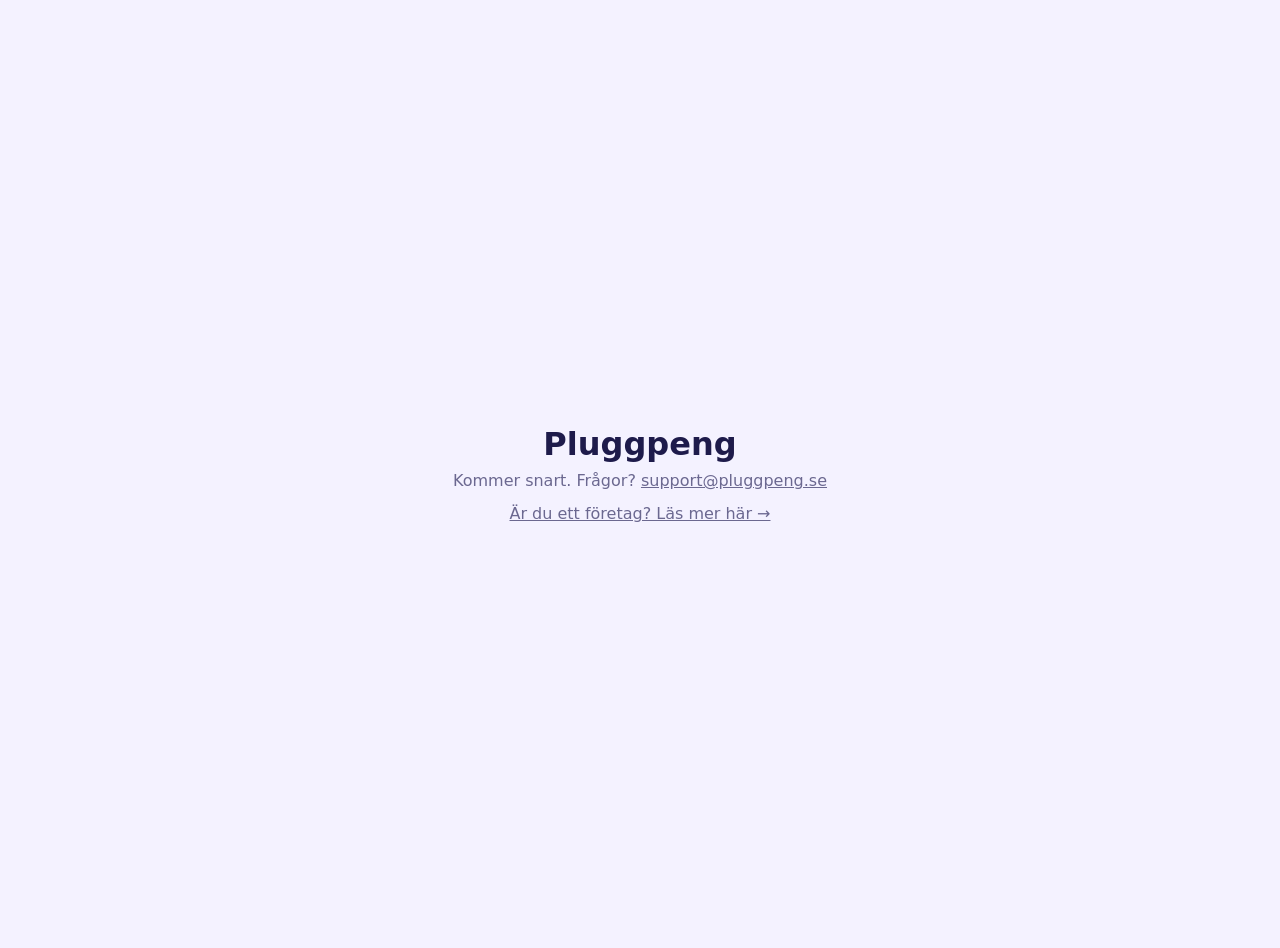
<file: index.html>
<!doctype html>
<!-- Tillfällig startsida på pluggpeng.se tills hela webbplatsen publiceras (laddas upp som index.html) -->
<html lang="sv">
<meta charset="utf-8">
<meta name="viewport" content="width=device-width, initial-scale=1">

<title>Pluggpeng</title>
<style>
:root{--bg:#F4F2FF;--fg:#1E1B4B;--mut:#6B6890}
@media (prefers-color-scheme:dark){:root{--bg:#14122B;--fg:#F4F2FF;--mut:#A9A6C8}}
body{margin:0;min-height:100dvh;display:grid;place-items:center;padding:24px;font-family:system-ui,sans-serif;background:var(--bg);color:var(--fg);text-align:center}
h1{font-size:32px;margin:0 0 8px}p{margin:0;color:var(--mut)}a{color:inherit}
</style>
<div><h1>Pluggpeng</h1><p>Kommer snart. Frågor? <a href="mailto:support@pluggpeng.se">support@pluggpeng.se</a></p>
<p style="margin-top:14px"><a href="/for-foretag/">Är du ett företag? Läs mer här →</a></p></div>
</html>
</file>
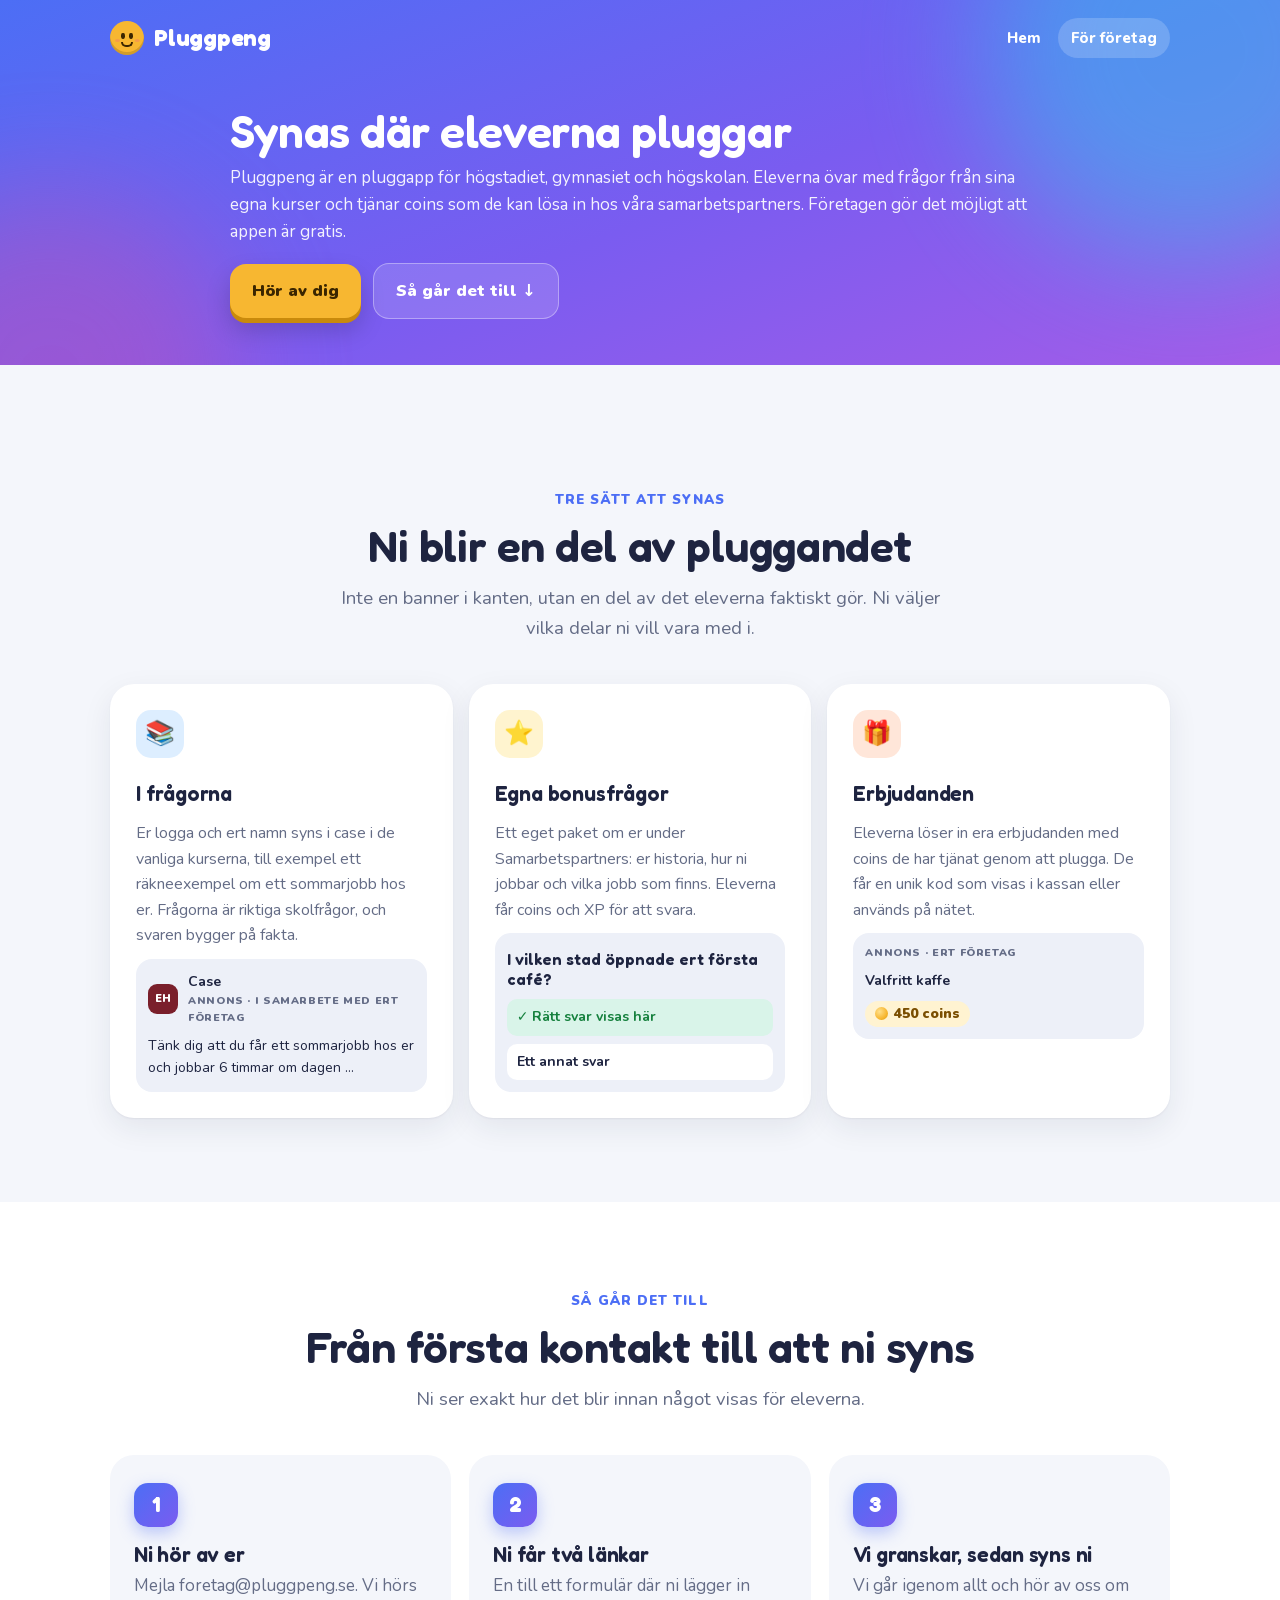
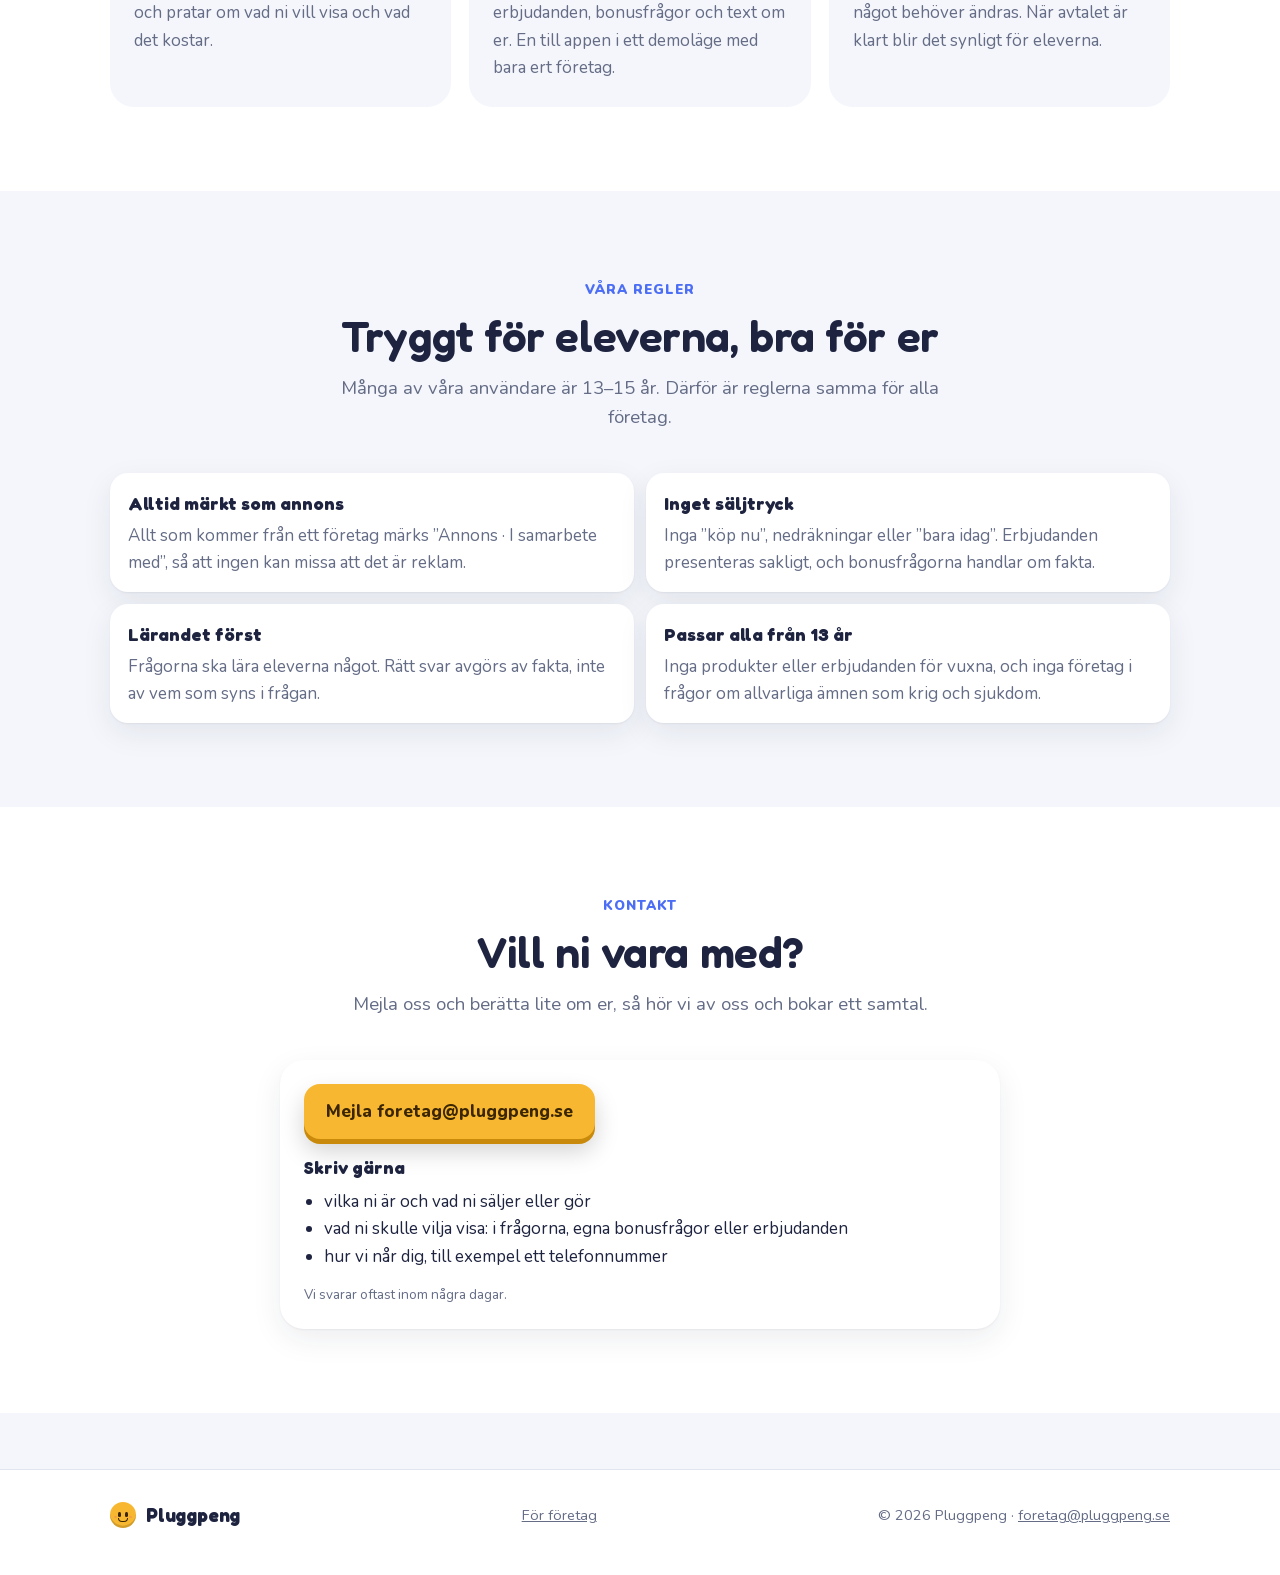
<file: for-foretag/index.html>
<!doctype html>
<html lang="sv">
<head>
<meta charset="utf-8">
<meta name="viewport" content="width=device-width, initial-scale=1">
<title>För företag – Pluggpeng</title>
<meta name="description" content="Synas i Pluggpeng: i frågorna eleverna pluggar med, med egna bonusfrågor och med erbjudanden de löser in med coins. Alltid tydligt märkt och utan säljtryck.">
<meta name="theme-color" content="#4C6EF5">
<!-- Källa. bygg-publik.js kopierar den till pluggpeng-webb/for-foretag/index.html -->
<link rel="preload" href="/fonts/Fredoka-latin.woff2" as="font" type="font/woff2" crossorigin>
<link rel="stylesheet" href="/style.css">
<style>
.ff-ways{display:grid;grid-template-columns:repeat(3,minmax(0,1fr));gap:16px;margin-top:26px}
@media (max-width:860px){.ff-ways{grid-template-columns:1fr}}
.ff-ways .tile{display:grid;gap:10px;align-content:start}
.ff-mock{background:var(--surface-2);border-radius:16px;padding:12px;display:grid;gap:8px;font-size:14px}
.ff-mock .ad{font-size:10.5px;font-weight:900;letter-spacing:.06em;text-transform:uppercase;color:var(--muted)}
.ff-mock .row{display:flex;gap:10px;align-items:center}
.ff-mock .lg{width:30px;height:30px;border-radius:9px;background:#7A1F2B;color:#fff;font-weight:900;font-size:11px;display:grid;place-items:center;flex:none}
.ff-mock .q{font-family:var(--display);font-weight:600;font-size:16px;line-height:1.25}
.ff-mock .o{background:var(--surface);border-radius:10px;padding:7px 10px;font-weight:700}
.ff-mock .o.ok{background:var(--mint);color:#15803D}
.ff-mock .price{display:inline-flex;gap:6px;align-items:center;font-weight:900;background:var(--coin-soft);color:var(--coin-ink);border-radius:999px;padding:2px 10px;justify-self:start}
.ff-coin{width:13px;height:13px;border-radius:50%;background:radial-gradient(circle at 35% 35%,#FFE08A,#F7B731 60%,#D99A0B);display:inline-block}
.ff-rules{display:grid;grid-template-columns:repeat(2,minmax(0,1fr));gap:12px;margin-top:22px}
@media (max-width:760px){.ff-rules{grid-template-columns:1fr}}
.ff-rules div{background:var(--surface);border-radius:18px;padding:16px 18px;box-shadow:var(--shadow)}
.ff-rules b{font-family:var(--display);font-size:18px;display:block;margin-bottom:4px}
.ff-rules p{margin:0;color:var(--muted)}
.ff-form{background:var(--surface);border-radius:var(--r);box-shadow:var(--shadow);padding:24px;display:grid;gap:14px;max-width:720px;margin:26px auto 0}
.ff-form .two{display:grid;grid-template-columns:1fr 1fr;gap:12px}
@media (max-width:620px){.ff-form .two{grid-template-columns:1fr}}
.ff-form label{display:grid;gap:6px;font-weight:800;font-size:15px}
.ff-form input,.ff-form textarea{font:inherit;font-weight:600;color:var(--ink);background:var(--surface);border:1.5px solid var(--line);border-radius:12px;padding:11px 13px;width:100%}
.ff-form input:focus,.ff-form textarea:focus{outline:none;border-color:var(--g1);box-shadow:0 0 0 3px var(--primary-soft,#E5EBFF)}
.ff-form textarea{min-height:110px;resize:vertical}
.ff-form fieldset{border:0;padding:0;margin:0;display:grid;gap:8px}
.ff-form legend{font-weight:800;font-size:15px;margin-bottom:6px}
.ff-checks{display:flex;flex-wrap:wrap;gap:8px}
.ff-checks label{display:flex;gap:8px;align-items:center;border:1.5px solid var(--line);border-radius:12px;padding:9px 12px;font-weight:700;cursor:pointer}
.ff-checks input{width:auto;accent-color:var(--g1)}
.ff-hp{position:absolute;left:-9999px;width:1px;height:1px;overflow:hidden}
.ff-small{font-size:13.5px;color:var(--muted);margin:0}
.ff-msg{border-radius:14px;padding:14px 16px;font-weight:700}
.ff-msg.ok{background:var(--mint);color:#15803D}
.ff-msg.err{background:#FEE2E2;color:#B91C1C}
.ff-form .btn{justify-self:start;border:0;cursor:pointer;font:inherit}
.ff-mail ul{margin:6px 0 0;padding-left:20px}
.ff-mail b{font-family:var(--display);font-size:18px}
.ff-mail .btn{font-weight:800;font-family:var(--font)}
</style>
</head>
<body>
<header class="top">
  <div class="wrap">
    <nav class="nav">
      <a class="brand" href="/"><span class="slanten" aria-hidden="true"><b></b><i></i></span>Pluggpeng</a>
      <div class="links"><a href="/">Hem</a><a href="/for-foretag/" aria-current="page">För företag</a></div>
    </nav>
    <div class="page-head">
      <h1>Synas där eleverna pluggar</h1>
      <p>Pluggpeng är en pluggapp för högstadiet, gymnasiet och högskolan. Eleverna övar med frågor från sina egna kurser och tjänar coins som de kan lösa in hos våra samarbetspartners. Företagen gör det möjligt att appen är gratis.</p>
      <div class="cta" style="margin-top:18px"><a class="btn coin" href="#kontakt">Hör av dig</a><a class="btn ghost" href="#sa-gar-det-till">Så går det till ↓</a></div>
    </div>
  </div>
</header>

<main>
  <section class="block">
    <div class="wrap">
      <div class="center">
        <span class="kicker">Tre sätt att synas</span>
        <h2>Ni blir en del av pluggandet</h2>
        <p class="sub">Inte en banner i kanten, utan en del av det eleverna faktiskt gör. Ni väljer vilka delar ni vill vara med i.</p>
      </div>
      <div class="ff-ways">
        <div class="tile">
          <div class="ico" style="background:var(--sky)">📚</div>
          <h3>I frågorna</h3>
          <p>Er logga och ert namn syns i case i de vanliga kurserna, till exempel ett räkneexempel om ett sommarjobb hos er. Frågorna är riktiga skolfrågor, och svaren bygger på fakta.</p>
          <div class="ff-mock"><div class="row"><span class="lg">EH</span><div><b>Case</b><div class="ad">Annons · I samarbete med ert företag</div></div></div>
            <div>Tänk dig att du får ett sommarjobb hos er och jobbar 6 timmar om dagen …</div></div>
        </div>
        <div class="tile">
          <div class="ico" style="background:var(--butter)">⭐</div>
          <h3>Egna bonusfrågor</h3>
          <p>Ett eget paket om er under Samarbetspartners: er historia, hur ni jobbar och vilka jobb som finns. Eleverna får coins och XP för att svara.</p>
          <div class="ff-mock"><div class="q">I vilken stad öppnade ert första café?</div><div class="o ok">✓ Rätt svar visas här</div><div class="o">Ett annat svar</div></div>
        </div>
        <div class="tile">
          <div class="ico" style="background:var(--peach)">🎁</div>
          <h3>Erbjudanden</h3>
          <p>Eleverna löser in era erbjudanden med coins de har tjänat genom att plugga. De får en unik kod som visas i kassan eller används på nätet.</p>
          <div class="ff-mock"><div class="ad">Annons · Ert företag</div><b>Valfritt kaffe</b><span class="price"><i class="ff-coin"></i>450 coins</span></div>
        </div>
      </div>
    </div>
  </section>

  <section class="block alt" id="sa-gar-det-till">
    <div class="wrap">
      <div class="center">
        <span class="kicker">Så går det till</span>
        <h2>Från första kontakt till att ni syns</h2>
        <p class="sub">Ni ser exakt hur det blir innan något visas för eleverna.</p>
      </div>
      <div class="steps">
        <div class="step"><h3>Ni hör av er</h3><p>Mejla foretag@pluggpeng.se. Vi hörs och pratar om vad ni vill visa och vad det kostar.</p></div>
        <div class="step"><h3>Ni får två länkar</h3><p>En till ett formulär där ni lägger in erbjudanden, bonusfrågor och text om er. En till appen i ett demoläge med bara ert företag.</p></div>
        <div class="step"><h3>Vi granskar, sedan syns ni</h3><p>Vi går igenom allt och hör av oss om något behöver ändras. När avtalet är klart blir det synligt för eleverna.</p></div>
      </div>
    </div>
  </section>

  <section class="block">
    <div class="wrap">
      <div class="center">
        <span class="kicker">Våra regler</span>
        <h2>Tryggt för eleverna, bra för er</h2>
        <p class="sub">Många av våra användare är 13–15 år. Därför är reglerna samma för alla företag.</p>
      </div>
      <div class="ff-rules">
        <div><b>Alltid märkt som annons</b><p>Allt som kommer från ett företag märks ”Annons · I samarbete med”, så att ingen kan missa att det är reklam.</p></div>
        <div><b>Inget säljtryck</b><p>Inga ”köp nu”, nedräkningar eller ”bara idag”. Erbjudanden presenteras sakligt, och bonusfrågorna handlar om fakta.</p></div>
        <div><b>Lärandet först</b><p>Frågorna ska lära eleverna något. Rätt svar avgörs av fakta, inte av vem som syns i frågan.</p></div>
        <div><b>Passar alla från 13 år</b><p>Inga produkter eller erbjudanden för vuxna, och inga företag i frågor om allvarliga ämnen som krig och sjukdom.</p></div>
      </div>
    </div>
  </section>

  <section class="block alt" id="kontakt">
    <div class="wrap">
      <div class="center">
        <span class="kicker">Kontakt</span>
        <h2>Vill ni vara med?</h2>
        <p class="sub">Mejla oss och berätta lite om er, så hör vi av oss och bokar ett samtal.</p>
      </div>
      <div class="ff-form ff-mail">
        <a class="btn coin" href="mailto:foretag@pluggpeng.se?subject=Samarbete%20med%20Pluggpeng&amp;body=Hej!%0A%0AVi heter … och är intresserade av att synas i Pluggpeng.%0A%0AVad vi skulle vilja visa:%0A%0ANi når mig på (telefon):%0A">Mejla foretag@pluggpeng.se</a>
        <div><b>Skriv gärna</b>
          <ul><li>vilka ni är och vad ni säljer eller gör</li><li>vad ni skulle vilja visa: i frågorna, egna bonusfrågor eller erbjudanden</li><li>hur vi når dig, till exempel ett telefonnummer</li></ul></div>
        <p class="ff-small">Vi svarar oftast inom några dagar.</p>
      </div>
    </div>
  </section>
</main>

<footer>
  <div class="wrap">
    <a class="brand" href="/"><span class="slanten" aria-hidden="true"><b></b><i></i></span>Pluggpeng</a>
    <span><a href="/for-foretag/">För företag</a></span>
    <span>© 2026 Pluggpeng · <a href="mailto:foretag@pluggpeng.se">foretag@pluggpeng.se</a></span>
  </div>
</footer>

</body>
</html>
</file>
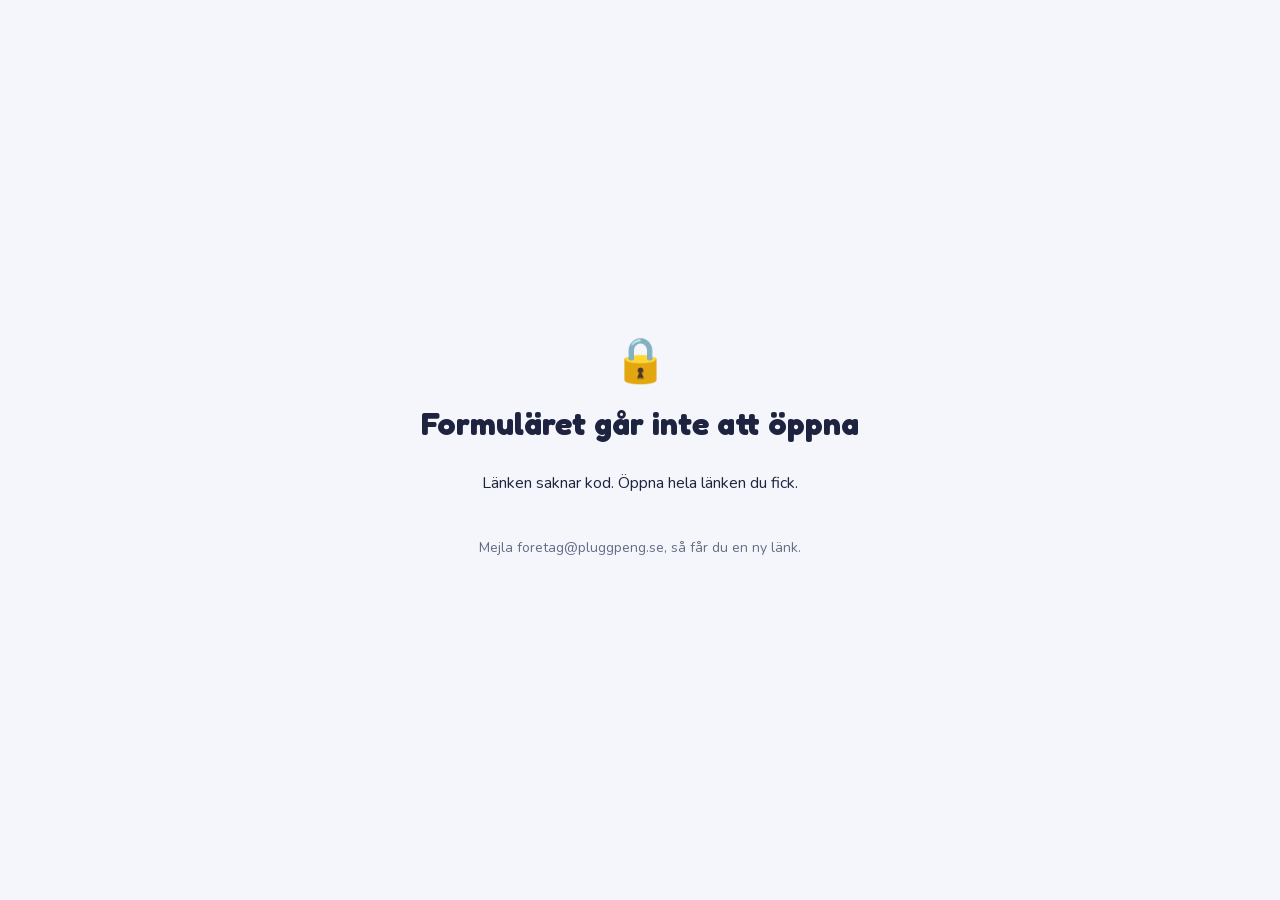
<file: foretag/index.html>
<!doctype html>
<html lang="sv">
<head>
<meta charset="utf-8">
<meta name="viewport" content="width=device-width, initial-scale=1">
<meta name="robots" content="noindex, nofollow">
<title>Pluggpeng för företag</title>
<!-- Mall. bygg-publik.js fyller i Supabase och bilderna och skriver pluggpeng-webb/foretag/index.html -->
<style>
@font-face{font-family:'Fredoka';font-weight:300 700;font-display:swap;src:url(/fonts/Fredoka-latin.woff2) format('woff2')}
@font-face{font-family:'Nunito';font-weight:200 1000;font-display:swap;src:url(/fonts/Nunito-latin.woff2) format('woff2')}
:root{
  --bg:#F4F6FB;--surface:#fff;--surface-2:#EDF0F8;--ink:#1E2440;--muted:#646C86;--line:#E1E5F0;
  --primary:#4C6EF5;--primary-soft:#E5EBFF;--coin:#F7B731;--coin-soft:#FFF3D1;--coin-ink:#7A4E00;
  --good:#16A34A;--good-soft:#DCFCE7;--bad:#DC2626;--bad-soft:#FEE2E2;--warn:#B45309;--warn-soft:#FEF3C7;
  --shadow:0 1px 2px rgba(30,36,64,.06),0 10px 30px rgba(30,36,64,.08);
  --display:"Fredoka","Avenir Next Rounded",system-ui,sans-serif;--font:"Nunito","Segoe UI",system-ui,sans-serif;
  --pc:#4C6EF5;
}
@media (prefers-color-scheme:dark){:root:not([data-theme="light"]){
  --bg:#121528;--surface:#1B2038;--surface-2:#252B48;--ink:#EEF0FA;--muted:#A3AAC6;--line:#2E355A;
  --primary:#8EA4FF;--primary-soft:#262F5C;--coin-soft:#3D3218;--coin-ink:#FFD978;
  --good:#4ADE80;--good-soft:#16352A;--bad:#F87171;--bad-soft:#3F1D24;--warn:#FBBF24;--warn-soft:#3A2E12;color-scheme:dark}}
*{box-sizing:border-box}
body{margin:0;font-family:var(--font);color:var(--ink);background:var(--bg);line-height:1.5;font-size:16px}
h1,h2,h3{font-family:var(--display);line-height:1.15;margin:0}
button,input,select,textarea{font:inherit;color:inherit}
a{color:var(--primary)}
.wrap{max-width:1180px;margin:0 auto;padding:0 16px}
header.top{background:linear-gradient(120deg,#4C6EF5,#7A5CF0 60%,#A35CE8);color:#fff;padding:18px 0 70px}
.top .wrap{display:flex;align-items:center;justify-content:space-between;gap:12px;flex-wrap:wrap}
.brand{font-family:var(--display);font-weight:700;font-size:22px;display:flex;align-items:center;gap:10px}
.brand small{font-family:var(--font);font-weight:800;font-size:12px;letter-spacing:.08em;text-transform:uppercase;opacity:.8;background:rgba(255,255,255,.16);padding:4px 10px;border-radius:999px}
.top .who{display:flex;align-items:center;gap:10px;font-weight:800}
.mono{width:34px;height:34px;border-radius:10px;display:grid;place-items:center;background:var(--pc);color:#fff;font-weight:900;font-size:13px;overflow:hidden;flex:none}
.mono.img{background:#fff}
.mono img{width:84%;height:84%;object-fit:contain}
main{margin-top:-52px;padding-bottom:140px}
.card{background:var(--surface);border-radius:22px;box-shadow:var(--shadow);padding:22px}
.intro{display:grid;gap:14px}
.intro h1{font-size:30px}
.intro p{margin:0;color:var(--muted)}
.steps{display:grid;grid-template-columns:repeat(5,minmax(0,1fr));gap:8px;margin:4px 0 0;padding:0;list-style:none;counter-reset:s}
.steps li{counter-increment:s;background:var(--surface-2);border-radius:14px;padding:10px 12px;font-size:13.5px;font-weight:700;display:grid;gap:2px}
.steps li::before{content:counter(s);font-family:var(--display);font-size:18px;color:var(--primary)}
.steps li small{font-weight:600;color:var(--muted)}
@media (max-width:820px){.steps{grid-template-columns:1fr 1fr}}
.intro-btns{display:flex;gap:8px;flex-wrap:wrap}
.btn{border:0;border-radius:999px;padding:11px 18px;font-weight:800;cursor:pointer;background:var(--primary);color:#fff;display:inline-flex;align-items:center;gap:6px;text-decoration:none}
.btn.soft{background:var(--primary-soft);color:var(--primary)}
.btn.ghost{background:transparent;color:var(--muted);padding:8px 10px}
.btn.danger{background:var(--bad-soft);color:var(--bad)}
.btn.small{padding:7px 12px;font-size:14px}
.btn:disabled{opacity:.5;cursor:default}
.tabs{display:flex;gap:6px;margin:22px 0 14px;flex-wrap:wrap}
.tab{border:0;background:var(--surface);border-radius:999px;padding:10px 16px;font-weight:800;cursor:pointer;box-shadow:var(--shadow);display:flex;gap:8px;align-items:center}
.tab.on{background:var(--ink);color:var(--surface)}
.tab .n{font-size:12px;background:var(--surface-2);color:var(--muted);border-radius:999px;padding:1px 8px}
.tab.on .n{background:rgba(255,255,255,.18);color:inherit}
.grid{display:grid;grid-template-columns:minmax(0,1.15fr) minmax(0,.85fr);gap:18px;align-items:start}
@media (max-width:900px){.grid{grid-template-columns:1fr}}
.side{position:sticky;top:16px;display:grid;gap:10px}
@media (max-width:900px){.side{position:static}}
.label{font-size:12px;font-weight:900;letter-spacing:.08em;text-transform:uppercase;color:var(--muted)}
.rules{background:var(--primary-soft);border-radius:16px;padding:12px 14px;font-size:14px;display:grid;gap:4px}
.rules b{font-family:var(--display);font-size:15px}
.rules ul{margin:0;padding-left:18px}
.list{display:grid;gap:8px;margin-top:14px}
.item{display:flex;align-items:center;gap:12px;padding:12px 14px;border:1.5px solid var(--line);border-radius:16px;background:var(--surface);cursor:pointer;text-align:left;width:100%}
.item.on{border-color:var(--primary);box-shadow:0 0 0 3px var(--primary-soft)}
.item .t{flex:1;min-width:0;display:grid}
.item .t b{white-space:nowrap;overflow:hidden;text-overflow:ellipsis}
.item .t small{color:var(--muted);font-weight:600;white-space:nowrap;overflow:hidden;text-overflow:ellipsis}
.pill{font-size:12px;font-weight:900;border-radius:999px;padding:3px 10px;background:var(--surface-2);color:var(--muted);white-space:nowrap}
.pill.utkast{background:var(--surface-2);color:var(--muted)}
.pill.inskickat{background:var(--primary-soft);color:var(--primary)}
.pill.andras{background:var(--warn-soft);color:var(--warn)}
.pill.godkand{background:var(--good-soft);color:var(--good)}
.pill.aktiv{background:var(--good);color:#fff}
.pill.pausad{background:var(--surface-2);color:var(--muted)}
.empty{border:1.5px dashed var(--line);border-radius:16px;padding:22px;text-align:center;color:var(--muted)}
form.ed{display:grid;gap:14px;margin-top:16px;padding-top:16px;border-top:1.5px solid var(--line)}
.f{display:grid;gap:6px;font-weight:800;font-size:14px}
.f small{font-weight:600;color:var(--muted)}
.input{width:100%;border:1.5px solid var(--line);background:var(--surface);border-radius:12px;padding:10px 12px;font-weight:600}
.input:focus{outline:none;border-color:var(--primary);box-shadow:0 0 0 3px var(--primary-soft)}
textarea.input{resize:vertical;min-height:76px}
.row2{display:grid;grid-template-columns:1fr 1fr;gap:10px}
.row3{display:grid;grid-template-columns:repeat(3,minmax(0,1fr));gap:10px}
@media (max-width:560px){.row3{grid-template-columns:1fr 1fr}}
.seg{display:flex;gap:6px;flex-wrap:wrap}
.seg label{border:1.5px solid var(--line);border-radius:12px;padding:9px 12px;cursor:pointer;font-weight:800;font-size:14px;display:flex;gap:6px;align-items:center}
.seg input{position:absolute;opacity:0;pointer-events:none}
.seg label.on{border-color:var(--primary);background:var(--primary-soft);color:var(--primary)}
.pics{display:grid;grid-template-columns:repeat(auto-fill,minmax(56px,1fr));gap:6px}
.pics button{border:1.5px solid var(--line);background:var(--surface-2);border-radius:12px;padding:4px;cursor:pointer;aspect-ratio:1}
.pics button.on{border-color:var(--primary);box-shadow:0 0 0 3px var(--primary-soft)}
.pics svg{width:100%;height:100%}
.wrongs{display:grid;gap:6px}
.warn{background:var(--warn-soft);color:var(--warn);border-radius:12px;padding:10px 12px;font-weight:700;font-size:14px}
.note{background:var(--warn-soft);color:var(--warn);border-radius:12px;padding:10px 12px;font-size:14px}
.note b{display:block}
.locked{background:var(--surface-2);border-radius:12px;padding:10px 12px;font-size:14px;color:var(--muted);font-weight:700}
.ed-btns{display:flex;gap:8px;flex-wrap:wrap;align-items:center}
.ed-btns .sp{flex:1}
/* Förhandsvisningen: samma utseende som i appen */
.phone{background:linear-gradient(160deg,#4C6EF5,#7A5CF0);border-radius:30px;padding:16px;box-shadow:var(--shadow)}
.phone .scr{background:var(--bg);border-radius:20px;padding:14px;display:grid;gap:12px;min-height:260px}
.ad{font-size:11px;font-weight:900;letter-spacing:.06em;text-transform:uppercase;color:var(--muted)}
.prod{display:grid;grid-template-columns:110px 1fr;gap:12px;align-items:center;background:var(--surface);border-radius:18px;padding:10px;box-shadow:var(--shadow)}
.prod-art{position:relative;background:var(--surface-2);border-radius:14px;aspect-ratio:1;display:grid;place-items:center}
.prod-art svg{width:78%;height:78%}
.prod-art .mono{position:absolute;right:6px;bottom:6px;width:28px;height:28px;border-radius:8px}
.prod h3{font-size:18px}
.price{display:inline-flex;align-items:center;gap:6px;font-weight:900;color:var(--coin-ink);background:var(--coin-soft);border-radius:999px;padding:3px 10px;margin-top:6px;font-size:14px}
.coin{width:14px;height:14px;border-radius:50%;background:radial-gradient(circle at 35% 35%,#FFE08A,var(--coin) 60%,#D99A0B);display:inline-block}
.od{background:var(--surface);border-radius:18px;padding:14px;display:grid;gap:10px;box-shadow:var(--shadow)}
.od h3{font-size:22px}
.chips{display:flex;gap:6px;flex-wrap:wrap}
.chips span{background:var(--surface-2);border-radius:999px;padding:4px 10px;font-weight:800;font-size:13px}
.od p{margin:0}
.terms{font-size:12.5px;color:var(--muted);display:grid;gap:4px;border-top:1.5px solid var(--line);padding-top:8px}
.terms p{margin:0}
.case{background:var(--surface);border-radius:18px;box-shadow:var(--shadow);overflow:hidden;border-left:5px solid var(--pc)}
.case-brand{display:flex;gap:10px;align-items:center;padding:12px 14px;background:color-mix(in srgb,var(--pc) 8%,var(--surface))}
.case-brand b{display:block}
.qq{font-family:var(--display);font-size:20px;font-weight:600}
.opts{display:grid;gap:8px}
.opt{display:flex;gap:10px;align-items:center;text-align:left;border:1.5px solid var(--line);background:var(--surface);border-radius:14px;padding:11px 12px;cursor:pointer;font-weight:700;width:100%}
.opt i{font-style:normal;width:26px;height:26px;border-radius:8px;background:var(--surface-2);display:grid;place-items:center;font-weight:900;font-size:13px;flex:none}
.opt.ok{border-color:var(--good);background:var(--good-soft)}
.opt.no{border-color:var(--bad);background:var(--bad-soft)}
.expl{background:var(--surface);border-radius:14px;padding:12px;font-size:14px}
.pt{display:flex;gap:12px;align-items:center;background:var(--surface);border-radius:18px;padding:14px;box-shadow:var(--shadow);border-left:5px solid var(--pc)}
.pt .mono{width:56px;height:56px;border-radius:14px;font-size:18px}
.pt h3{font-size:22px}
.pt p{margin:4px 0 0;font-size:14px}
.hint{font-size:13px;color:var(--muted);text-align:center}
.submit{position:fixed;left:0;right:0;bottom:0;background:var(--surface);box-shadow:0 -6px 30px rgba(30,36,64,.12);padding:12px 0;z-index:5}
.submit .wrap{display:flex;gap:10px;align-items:center;flex-wrap:wrap}
.submit .txt{flex:1;min-width:200px;font-weight:700;font-size:14px}
.submit .txt small{display:block;color:var(--muted);font-weight:600}
.submit .input{max-width:220px}
.peek{display:none}
@media (max-width:900px){
  .peek{display:inline-flex}
  .submit .txt small{display:none}
  .submit .wrap{gap:8px}
  .submit .txt{flex-basis:100%;min-width:0}
  .submit .input{flex:1;max-width:none;min-width:0}
}
.toast{position:fixed;left:50%;bottom:90px;transform:translateX(-50%);background:var(--ink);color:var(--surface);padding:10px 16px;border-radius:999px;font-weight:800;z-index:9;opacity:0;transition:opacity .2s;pointer-events:none;max-width:calc(100% - 32px);text-align:center}
.toast.on{opacity:1}
.full{min-height:100dvh;display:grid;place-items:center;padding:24px;text-align:center}
.full > div{max-width:440px;display:grid;gap:12px}
.full .big{font-size:44px}
</style>
</head>
<body>
<div id="app"><div class="full"><div><p>Laddar …</p></div></div></div>
<div class="toast" id="toast" role="status" aria-live="polite"></div>
<script>
const SB_URL = "https://byfapqnpdriisybfastd.supabase.co", SB_KEY = "sb_publishable_jK1jf-cpxp_navooFOsqaw_nffUL_IU";
const SH = `<ellipse cx="40" cy="69" rx="24" ry="3.5" fill="rgba(0,0,0,.1)"/>`;
const ART = {
  coffee:`<path d="M30 12c-3 4 3 6 0 10M42 10c-3 4 3 6 0 10" stroke="#B9865A" stroke-width="3" fill="none" stroke-linecap="round"/><path d="M58 36h3a8 8 0 0 1 0 16h-5" stroke="#fff" stroke-width="5" fill="none"/><path d="M16 30h42v16a18 18 0 0 1-18 18h-6a18 18 0 0 1-18-18z" fill="#fff"/><rect x="16" y="30" width="42" height="7" fill="#8B5CF6"/>`,
  drinks:`<rect x="18" y="22" width="20" height="42" rx="6" fill="#14967A"/><rect x="42" y="16" width="20" height="48" rx="6" fill="#F7B731"/><rect x="18" y="34" width="20" height="11" fill="#fff" opacity=".85"/><rect x="42" y="30" width="20" height="11" fill="#fff" opacity=".85"/><rect x="23" y="17" width="10" height="5" rx="2" fill="#9AA3B8"/><rect x="47" y="11" width="10" height="5" rx="2" fill="#9AA3B8"/>`,
  notebook:`<rect x="16" y="14" width="36" height="50" rx="5" fill="#C2552B"/><rect x="22" y="14" width="30" height="50" rx="4" fill="#E9774A"/><rect x="28" y="24" width="18" height="6" rx="2" fill="#fff"/><g transform="rotate(25 60 40)"><rect x="56" y="14" width="9" height="40" rx="2" fill="#F7B731"/><path d="M56 54h9l-4.5 9z" fill="#3B2600"/></g>`,
  books:`<rect x="14" y="52" width="50" height="11" rx="3" fill="#4C6EF5"/><rect x="19" y="41" width="44" height="11" rx="3" fill="#C2552B"/><rect x="16" y="30" width="46" height="11" rx="3" fill="#14967A"/><circle cx="57" cy="20" r="12" fill="#F7B731"/><text x="57" y="25" text-anchor="middle" font-size="15" font-weight="800" fill="#3B2600" font-family="sans-serif">%</text>`,
  gym:`<rect x="24" y="36" width="32" height="7" rx="3" fill="#646C86"/><rect x="12" y="24" width="9" height="31" rx="3" fill="#3D5FD9"/><rect x="21" y="29" width="6" height="21" rx="2" fill="#6F88F0"/><rect x="59" y="24" width="9" height="31" rx="3" fill="#3D5FD9"/><rect x="53" y="29" width="6" height="21" rx="2" fill="#6F88F0"/>`,
  shirt:`<path d="M28 14l-15 9 7 13 6-3v31h28V33l6 3 7-13-15-9c-2 5-6 8-12 8s-10-3-12-8z" fill="#D9466A"/><path d="M34 40h12" stroke="#fff" stroke-width="4" stroke-linecap="round" opacity=".8"/>`,
  car:`<path d="M12 54V43l10-15h34l12 15v11z" fill="#0E7490"/><path d="M26 31h11v11H19zM41 31h13l8 11H41z" fill="#DDEEFF"/><circle cx="26" cy="55" r="7" fill="#1E2440"/><circle cx="56" cy="55" r="7" fill="#1E2440"/><circle cx="26" cy="55" r="3" fill="#fff"/><circle cx="56" cy="55" r="3" fill="#fff"/>`,
  freeze:`<g stroke="#4C6EF5" stroke-width="5" stroke-linecap="round"><path d="M40 12v52M17 25l46 26M17 51l46-26"/></g><circle cx="40" cy="38" r="8" fill="#fff" stroke="#4C6EF5" stroke-width="4"/>`,
  hat:`<path d="M16 52a24 24 0 0 1 48 0z" fill="#4C6EF5"/><rect x="13" y="49" width="54" height="12" rx="6" fill="#3651C9"/><circle cx="40" cy="22" r="8" fill="#F7B731"/>`,
  heart:`<path d="M40 64S14 50 14 31a13 13 0 0 1 26-5 13 13 0 0 1 26 5c0 19-26 33-26 33z" fill="#D0473C"/><path d="M26 28a7 7 0 0 1 7-6" stroke="#fff" stroke-width="3.5" fill="none" stroke-linecap="round" opacity=".7"/>`,
  tree:`<rect x="36" y="44" width="8" height="20" rx="2" fill="#9C6600"/><circle cx="40" cy="30" r="17" fill="#24895A"/><circle cx="27" cy="40" r="11" fill="#2FA36C"/><circle cx="53" cy="40" r="11" fill="#2FA36C"/>`,
ticket:`<path d="M10 24h60v9a7 7 0 0 0 0 14v9H10v-9a7 7 0 0 0 0-14z" fill="#B4232F"/><path d="M52 27v26" stroke="#fff" stroke-width="2.5" stroke-dasharray="3 3"/><text x="31" y="45" text-anchor="middle" font-size="13" font-weight="800" fill="#fff" font-family="sans-serif">BIO</text>`,
popcorn:`<path d="M22 32h36l-5 32H27z" fill="#fff"/><path d="M29 32l2 32M40 32v32M51 32l-2 32" stroke="#D0473C" stroke-width="5"/><circle cx="28" cy="28" r="8" fill="#FFE9A8"/><circle cx="40" cy="22" r="9" fill="#FFF4CF"/><circle cx="52" cy="28" r="8" fill="#FFE9A8"/><circle cx="34" cy="31" r="7" fill="#FFF4CF"/><circle cx="46" cy="31" r="7" fill="#FFE9A8"/>`,
bowl:`<path d="M12 38h56a28 26 0 0 1-56 0z" fill="#3F8F3A"/><circle cx="28" cy="34" r="7" fill="#F48B5A"/><circle cx="40" cy="30" r="8" fill="#9BD86B"/><circle cx="52" cy="34" r="7" fill="#F7B731"/><rect x="12" y="36" width="56" height="5" rx="2" fill="#2E6B2A"/>`,
smoothie:`<path d="M24 26h32l-4 38H28z" fill="#F48BB0"/><path d="M24 26h32l-1 8H25z" fill="#fff" opacity=".5"/><path d="M44 26l8-16" stroke="#fff" stroke-width="4" stroke-linecap="round"/><circle cx="34" cy="44" r="3" fill="#fff" opacity=".6"/>`,
burger:`<path d="M14 36a26 18 0 0 1 52 0z" fill="#E9A23B"/><circle cx="28" cy="26" r="1.6" fill="#FFF4CF"/><circle cx="40" cy="22" r="1.6" fill="#FFF4CF"/><circle cx="52" cy="26" r="1.6" fill="#FFF4CF"/><path d="M12 38h56l-5 5-5-4-5 4-5-4-5 4-5-4-5 4-5-4-5 4z" fill="#6BBF59"/><rect x="13" y="43" width="54" height="9" rx="4" fill="#7A3E1D"/><path d="M14 52h52l-4 4H18z" fill="#F7C531"/><path d="M15 56h50a6 6 0 0 1-6 7H21a6 6 0 0 1-6-7z" fill="#E9A23B"/><rect x="56" y="10" width="14" height="22" rx="3" fill="#E2231A"/><path d="M63 4v8" stroke="#fff" stroke-width="2.5" stroke-linecap="round"/>`,
breakfast:`<path d="M44 40h20v14a8 8 0 0 1-8 8h-4a8 8 0 0 1-8-8z" fill="#fff"/><path d="M64 44h2a5 5 0 0 1 0 10h-3" stroke="#fff" stroke-width="3" fill="none"/><path d="M50 30c-2 3 2 4 0 7M58 30c-2 3 2 4 0 7" stroke="#B9865A" stroke-width="2.5" fill="none" stroke-linecap="round"/><ellipse cx="26" cy="48" rx="17" ry="13" fill="#D9963F"/><path d="M14 46c6-4 18-4 24 0" stroke="#F3C27A" stroke-width="3" fill="none" stroke-linecap="round"/><path d="M12 50h28" stroke="#6BBF59" stroke-width="4" stroke-linecap="round"/><path d="M14 54h24" stroke="#F7C531" stroke-width="4" stroke-linecap="round"/>`,
sneaker:`<path d="M10 54c0-8 2-18 6-22l10 6c6 4 14 4 20 2l22 8c4 2 4 8 2 10H12a2 2 0 0 1-2-4z" fill="#00337F"/><path d="M10 56h62v4a3 3 0 0 1-3 3H13a3 3 0 0 1-3-3z" fill="#fff"/><path d="M28 42l4-4M34 44l4-4M40 45l4-4" stroke="#fff" stroke-width="2.5" stroke-linecap="round"/><path d="M50 49l14 4" stroke="#E2231A" stroke-width="4" stroke-linecap="round"/><circle cx="60" cy="20" r="11" fill="#F7B731"/><text x="60" y="25" text-anchor="middle" font-size="13" font-weight="800" fill="#3B2600" font-family="sans-serif">%</text>`,
salad:`<path d="M12 40h56a28 24 0 0 1-56 0z" fill="#fff"/><path d="M12 40h56" stroke="#E3000F" stroke-width="3"/><circle cx="24" cy="36" r="9" fill="#6BBF59"/><circle cx="36" cy="32" r="10" fill="#9BD86B"/><circle cx="50" cy="34" r="9" fill="#6BBF59"/><circle cx="30" cy="38" r="4" fill="#E2231A"/><circle cx="46" cy="38" r="4" fill="#F7C531"/><circle cx="58" cy="37" r="3.5" fill="#E2231A"/><rect x="58" y="12" width="12" height="22" rx="3" fill="#7CC4F2"/><rect x="60" y="8" width="8" height="5" rx="2" fill="#9AA3B8"/>`,
scooter:`<path d="M22 58h34" stroke="#2E3A55" stroke-width="5" stroke-linecap="round"/><path d="M54 58L46 16h-8" stroke="#F26961" stroke-width="5" fill="none" stroke-linecap="round" stroke-linejoin="round"/><circle cx="20" cy="58" r="7" fill="#1E2440"/><circle cx="58" cy="58" r="7" fill="#1E2440"/><circle cx="20" cy="58" r="2.5" fill="#fff"/><circle cx="58" cy="58" r="2.5" fill="#fff"/><path d="M34 16h10" stroke="#2E3A55" stroke-width="4" stroke-linecap="round"/>`,
bag:`<path d="M18 28h44l-4 36H22z" fill="#F7B731"/><path d="M30 28a10 10 0 0 1 20 0" stroke="#9C6600" stroke-width="4" fill="none"/><circle cx="40" cy="44" r="7" fill="#fff" opacity=".85"/>`
};
const $ = s => document.querySelector(s);
const esc = s => String(s ?? "").replace(/[&<>"']/g, c => ({"&":"&amp;","<":"&lt;",">":"&gt;",'"':"&quot;","'":"&#39;"}[c]));
const CODE = (() => { const k = (new URLSearchParams(location.search).get("kod") || "").toUpperCase().replace(/[^A-Z0-9]/g, ""); return k.length===12 ? k.match(/.{4}/g).join("-") : null; })();
const STATUS = {utkast:"Utkast", inskickat:"Inskickat", andras:"Behöver ändras", godkand:"Godkänt", aktiv:"Aktivt", pausad:"Pausat"};
const CATS = ["Mat & fika","Nöje","Träning","Plugg","Sport & kläder"];
const PICS = ["coffee","drinks","breakfast","burger","bowl","salad","smoothie","popcorn","ticket","gym","books","notebook","shirt","sneaker","scooter","bag","heart","tree"];
// Ord som låter som säljtryck. Bara en varning, Pluggpeng bestämmer vid granskningen.
const PUSH_Q = /\b(köp|köper|köpa|handla|beställ|rabatt|erbjudande|kampanj|billig|billigast|bäst|bästa|prisvärd)/i;
const PUSH_O = /(bara idag|endast idag|skynda|sista chansen|nu eller aldrig|köp nu|passa på|innan det är slut|begränsat antal)/i;
let D = null, tab = "offers", sel = null, form = null, answered = null, sent = null;   // sent = namnet på den som just skickade in

function toast(t){ const el = $("#toast"); el.textContent = t; el.classList.add("on"); clearTimeout(toast.t); toast.t = setTimeout(()=>el.classList.remove("on"), 2600); }
async function rpc(fn, args){
  const r = await fetch(SB_URL + "/rest/v1/rpc/" + fn, {method:"POST", headers:{"apikey":SB_KEY, "Content-Type":"application/json"}, body:JSON.stringify(args)});
  const j = await r.json().catch(()=>null);
  if(!r.ok) throw new Error(j && j.message || "Något gick fel");
  return j;
}
function fail(msg){
  $("#app").innerHTML = `<div class="full"><div><div class="big">🔒</div><h1>Formuläret går inte att öppna</h1><p>${msg}</p>
    <p style="color:var(--muted);font-size:14px">Mejla foretag@pluggpeng.se, så får du en ny länk.</p></div></div>`;
}
const P = () => D.partner;
const logo = (size) => { const lg = (D.profile && D.profile.logo) || P().logo; return lg ? `<span class="mono img" style="${size ? `width:${size}px;height:${size}px` : ""}"><img src="${lg}" alt=""></span>`
  : `<span class="mono" style="${size ? `width:${size}px;height:${size}px` : ""}">${esc(P().short)}</span>`; };
const pic = k => `<svg viewBox="0 0 80 80" aria-hidden="true">${SH}${ART[k] || ART.bag}</svg>`;
const pill = s => `<span class="pill ${s}">${STATUS[s] || s}</span>`;
const editable = s => !["aktiv","pausad"].includes(s);
const coinsFor = kr => Math.round(kr * 10 / 10) * 10;   // ungefär som de andra erbjudandena (45 kr ≈ 450 coins)
const fmt = n => String(n).replace(/\B(?=(\d{3})+(?!\d))/g, " ");

async function boot(){
  if(!CODE) return fail("Länken saknar kod. Öppna hela länken du fick.");
  try{ D = await rpc("portal_get", {p_code:CODE}); }
  catch(e){ return fail(/går inte/.test(e.message) ? "Länken har gått ut, stängts av eller får inte användas till formuläret." : "Det gick inte att ansluta. Ladda om sidan och försök igen."); }
  document.title = "Pluggpeng för " + P().name;
  render();
}
// Ett färdigt mejl till oss om att det finns något att granska (vi får ingen automatisk notis)
function notifyLink(){
  const what = [sent.o ? sent.o + (sent.o===1 ? " erbjudande" : " erbjudanden") : "", sent.q ? sent.q + (sent.q===1 ? " bonusfråga" : " bonusfrågor") : ""].filter(Boolean).join(" och ");
  const body = `Hej!\n\nVi har skickat in ${what || "ändringar"} i Pluggpengs formulär för ${P().name}. Kan ni granska?\n\nHälsningar\n${sent.who}`;
  return "mailto:foretag@pluggpeng.se?subject=" + encodeURIComponent(P().name + " har skickat in för granskning") + "&body=" + encodeURIComponent(body);
}
function counts(){ return {offers:D.offers.length, questions:D.questions.length}; }
function drafts(){ return D.offers.filter(o=>o.status==="utkast").length + D.questions.filter(q=>q.status==="utkast").length + (D.profile && D.profile.status==="utkast" ? 1 : 0); }

function render(){
  document.documentElement.style.setProperty("--pc", (D.profile && D.profile.color) || P().color);
  const c = counts(), n = drafts();
  $("#app").innerHTML = `
<header class="top"><div class="wrap"><div class="brand">Pluggpeng <small>För företag</small></div>
  <div class="who">${logo()}${esc(P().name)}</div></div></header>
<main class="wrap">
  <section class="card intro">
    <h1>Hej ${esc(P().name)}!</h1>
    <p>Här lägger ni in det eleverna ska se i Pluggpeng: erbjudanden i butiken och egna bonusfrågor om er. Till höger ser ni direkt hur det ser ut i appen.</p>
    <ol class="steps">
      <li>Fyll i<small>Allt sparas som utkast</small></li>
      <li>Titta<small>I appens förhandsvisning</small></li>
      <li>Skicka in<small>Med ditt namn</small></li>
      <li>Vi granskar<small>Och hör av oss om något</small></li>
      <li>Det blir aktivt<small>När avtalet är klart</small></li>
    </ol>
    <div class="intro-btns"><a class="btn soft" href="/forhandsvisning/?kod=${CODE}" target="_blank" rel="noopener">Öppna förhandsvisningen i appen ↗</a>
      <a class="btn ghost" href="mailto:foretag@pluggpeng.se?subject=${encodeURIComponent("Fråga från " + P().name)}">Frågor? foretag@pluggpeng.se</a></div>
  </section>
  <nav class="tabs" role="tablist">
    ${[["offers","Erbjudanden",c.offers],["questions","Bonusfrågor",c.questions],["profile","Om företaget",null]].map(([k,t,n])=>`
      <button class="tab ${tab===k?"on":""}" role="tab" aria-selected="${tab===k}" data-tab="${k}">${t}${n!==null ? `<span class="n">${n}</span>` : ""}</button>`).join("")}
  </nav>
  <div class="grid">
    <section class="card">${tab==="offers" ? offersHTML() : tab==="questions" ? questionsHTML() : profileHTML()}</section>
    <aside class="side"><div class="label">Så här ser det ut i appen</div><div class="phone"><div class="scr" id="pv">${previewHTML()}</div></div>
      <p class="hint">Bilden uppdateras medan du skriver. Priset i coins sätter Pluggpeng.</p></aside>
  </div>
</main>
<div class="submit"><div class="wrap">
  <div class="txt">${n ? `${n} ${n===1 ? "sak är" : "saker är"} inte inskickade än` : sent ? "Inskickat! Sista steget: säg till oss" : c.offers + c.questions ? "Allt är inskickat" : "Inget att skicka in än"}<small>${n ? "Skriv ditt namn och skicka in, så granskar vi." : sent ? "Tryck på knappen, så öppnas ett färdigt mejl till oss." : c.offers + c.questions ? "Ni kan fortsätta ändra. Ändringar behöver skickas in igen." : "Börja med ett erbjudande eller en bonusfråga."}</small></div>
  ${n ? `<input class="input" id="who" placeholder="Ditt namn" maxlength="80" autocomplete="name"><button class="btn" data-submit>Skicka in för granskning</button>`
    : sent ? `<a class="btn" href="${notifyLink()}">Meddela Pluggpeng ✉</a>` : ""}
</div></div>`;
}

/* ---------- Erbjudanden ---------- */
const blankOffer = () => ({id:"", title:"", text:"", terms:"", value_kr:"", channel:"kassa", cat:"Mat & fika", pic:"coffee", where_valid:"", web_url:"", qty_total:"", per_student:1, starts_on:"", ends_on:"", status:"utkast"});
function offersHTML(){
  return `<div class="rules"><b>Bra att veta om erbjudanden</b><ul>
    <li>Eleverna löser in med coins de har tjänat genom att plugga. De betalar inga pengar.</li>
    <li>Många är 13–15 år. Skriv sakligt, utan stress som ”bara idag” eller ”skynda”.</li>
    <li>I butik får eleven en unik kod som visas i kassan. På nätet behövs en kod eller länk från er.</li></ul></div>
  <div class="list">${D.offers.map(o=>`<button class="item ${sel===o.id?"on":""}" data-sel="${o.id}"><span class="mono" style="background:var(--surface-2)">${pic(o.pic)}</span>
      <span class="t"><b>${esc(o.title)}</b><small>Värde ${o.value_kr} kr · ${o.channel==="kassa" ? "I butik" : "Online"}</small></span>${pill(o.status)}</button>`).join("")
    || `<div class="empty">Inga erbjudanden än.</div>`}</div>
  ${form ? offerForm() : `<div style="margin-top:12px"><button class="btn" data-new>+ Nytt erbjudande</button></div>`}`;
}
function offerForm(){
  const f = form, lock = !editable(f.status), cur = D.offers.find(o=>o.id===f.id);
  const seg = (name, opts) => `<div class="seg">${opts.map(([v,t])=>`<label class="${f[name]===v?"on":""}"><input type="radio" name="${name}" value="${v}" ${f[name]===v?"checked":""} data-f="${name}">${t}</label>`).join("")}</div>`;
  return `<form class="ed" onsubmit="return false">
    <h3>${f.id ? "Ändra erbjudande" : "Nytt erbjudande"} ${f.id ? pill(f.status) : ""}</h3>
    ${cur && cur.status==="andras" && cur.admin_note ? `<div class="note"><b>Pluggpeng vill att ni ändrar:</b>${esc(cur.admin_note)}</div>` : ""}
    ${lock ? `<div class="locked">Erbjudandet är ${STATUS[f.status].toLowerCase()} och kan inte ändras här. Hör av er till Pluggpeng om något ska ändras.</div>` : ""}
    <fieldset ${lock?"disabled":""} style="border:0;padding:0;margin:0;display:grid;gap:14px">
    <label class="f">Rubrik<input class="input" data-f="title" maxlength="40" value="${esc(f.title)}" placeholder="t.ex. Valfritt kaffe"><small>Kort, som på en skylt. Högst 40 tecken.</small></label>
    <label class="f">Beskrivning<textarea class="input" data-f="text" maxlength="160" placeholder="t.ex. Valfri storlek i alla våra caféer.">${esc(f.text)}</textarea></label>
    <div class="row2">
      <label class="f">Värde i kronor<input class="input" data-f="value_kr" type="number" min="5" max="2000" value="${esc(f.value_kr)}" placeholder="45"><small>Vad det skulle kosta annars</small></label>
      <div class="f">Var löses det in?${seg("channel", [["kassa","I butik"],["webb","Online"]])}</div>
    </div>
    ${f.channel==="webb" ? `<label class="f">Länk till er webbshop<input class="input" data-f="web_url" maxlength="200" value="${esc(f.web_url)}" placeholder="https://"><small>Rabattkoderna kommer vi överens om, till exempel en lista med unika koder.</small></label>`
      : `<label class="f">Var gäller det?<input class="input" data-f="where_valid" maxlength="80" value="${esc(f.where_valid)}" placeholder="t.ex. Alla caféer i Sverige"></label>`}
    <div class="f">Kategori i butiken${seg("cat", CATS.map(c=>[c,c]))}</div>
    <div class="f">Bild<div class="pics">${PICS.map(k=>`<button type="button" class="${f.pic===k?"on":""}" data-pic="${k}" aria-label="${k}">${pic(k)}</button>`).join("")}</div></div>
    <div class="row2">
      <label class="f">Antal totalt<input class="input" data-f="qty_total" type="number" min="1" value="${esc(f.qty_total)}" placeholder="Obegränsat"></label>
      <label class="f">Gånger per elev<input class="input" data-f="per_student" type="number" min="1" max="10" value="${esc(f.per_student)}"></label>
      <label class="f">Från (valfritt)<input class="input" data-f="starts_on" type="date" value="${esc(f.starts_on)}"></label>
      <label class="f">Till (valfritt)<input class="input" data-f="ends_on" type="date" value="${esc(f.ends_on)}"></label>
    </div>
    <label class="f">Egna villkor (valfritt)<textarea class="input" data-f="terms" maxlength="300" placeholder="t.ex. Gäller inte tillsammans med andra rabatter.">${esc(f.terms)}</textarea></label>
    <div id="warn"></div>
    </fieldset>
    <div class="ed-btns">${lock ? "" : `<button class="btn" data-save>Spara utkast</button>`}<button class="btn soft peek" data-peek>Se hur det ser ut ↓</button><button class="btn ghost" data-cancel>Stäng</button><span class="sp"></span>
      ${f.id && !lock ? `<button class="btn danger small" data-del>Ta bort</button>` : ""}</div>
  </form>`;
}
function offerPreview(o){
  const name = esc(P().name), price = o.value_kr ? coinsFor(+o.value_kr) : 0;
  const terms = [`Koden gäller hos ${name} ${o.channel==="kassa" ? "och visas i kassan. Den kan användas en gång." : "och anges när du betalar på webben."}`];
  if(o.where_valid && o.channel==="kassa") terms.push("Gäller: " + esc(o.where_valid) + ".");
  if(o.starts_on || o.ends_on) terms.push(`Gäller ${o.starts_on ? "från " + o.starts_on : ""}${o.starts_on && o.ends_on ? " " : ""}${o.ends_on ? "till " + o.ends_on : ""}.`);
  if(+o.per_student > 1) terms.push(`Varje elev kan lösa in det ${o.per_student} gånger.`);
  if(o.terms) terms.push(esc(o.terms));
  return `<div class="label">I butiken</div>
  <div class="prod"><div class="prod-art">${pic(o.pic)}${logo(28)}</div>
    <div><div class="ad">Annons · ${name}</div><h3>${esc(o.title || "Rubrik")}</h3><span class="price"><span class="coin"></span>${price ? "ca " + fmt(price) : "–"}</span></div></div>
  <div class="label">När eleven trycker</div>
  <div class="od"><div class="ad">Annons · I samarbete med ${name}</div>
    <h3>${esc(o.title || "Rubrik")}</h3>
    <div class="chips"><span>${o.channel==="kassa" ? "I butik" : "Online"}</span>${o.value_kr ? `<span>Värde ca ${esc(o.value_kr)} kr</span>` : ""}${o.qty_total ? `<span>${esc(o.qty_total)} st</span>` : ""}</div>
    <p>${esc(o.text || "Beskrivningen visas här.")}</p>
    <div class="terms"><b>Villkor</b>${terms.map(t=>`<p>${t}</p>`).join("")}</div></div>`;
}

/* ---------- Bonusfrågor ---------- */
const blankQ = () => ({id:"", question:"", answer:"", wrong:["","",""], explanation:"", source:"", status:"utkast"});
function questionsHTML(){
  return `<div class="rules"><b>Bra att veta om bonusfrågor</b><ul>
    <li>Frågorna handlar om er: historia, hur ni jobbar, jobb hos er, hållbarhet. Eleverna får coins och XP för dem.</li>
    <li>Bara fakta som går att visa är sann. Skriv var faktan kommer ifrån, det ser bara Pluggpeng.</li>
    <li>Ingen säljtext, inga priser och inga uppmaningar att köpa. Gärna lite lekfullt.</li>
    <li>De fel svaren ska vara rimliga, så att man behöver tänka.</li></ul></div>
  <div class="list">${D.questions.map((q,i)=>`<button class="item ${sel===q.id?"on":""}" data-sel="${q.id}"><span class="mono" style="background:var(--surface-2);color:var(--ink)">${i+1}</span>
      <span class="t"><b>${esc(q.question)}</b><small>Rätt: ${esc(q.answer)}</small></span>${pill(q.status)}</button>`).join("")
    || `<div class="empty">Inga frågor än. Ett paket blir bäst med 5–10 frågor.</div>`}</div>
  ${form ? questionForm() : `<div style="margin-top:12px"><button class="btn" data-new>+ Ny fråga</button></div>`}`;
}
function questionForm(){
  const f = form, lock = !editable(f.status), cur = D.questions.find(q=>q.id===f.id);
  return `<form class="ed" onsubmit="return false">
    <h3>${f.id ? "Ändra fråga" : "Ny fråga"} ${f.id ? pill(f.status) : ""}</h3>
    ${cur && cur.status==="andras" && cur.admin_note ? `<div class="note"><b>Pluggpeng vill att ni ändrar:</b>${esc(cur.admin_note)}</div>` : ""}
    ${lock ? `<div class="locked">Frågan är ${STATUS[f.status].toLowerCase()} och kan inte ändras här. Hör av er till Pluggpeng om något ska ändras.</div>` : ""}
    <fieldset ${lock?"disabled":""} style="border:0;padding:0;margin:0;display:grid;gap:14px">
    <label class="f">Fråga<textarea class="input" data-f="question" maxlength="200" placeholder="t.ex. Hur många kanelbullar bakas i våra caféer en vanlig dag?">${esc(f.question)}</textarea></label>
    <label class="f">Rätt svar<input class="input" data-f="answer" maxlength="90" value="${esc(f.answer)}" placeholder="t.ex. Ungefär 20 000"></label>
    <div class="f">Tre fel svar<div class="wrongs">${f.wrong.map((w,i)=>`<input class="input" data-w="${i}" maxlength="90" value="${esc(w)}" placeholder="Fel svar ${i+1}">`).join("")}</div>
      <small>Försök göra dem ungefär lika långa som det rätta svaret.</small></div>
    <label class="f">Förklaring (visas efter svaret)<textarea class="input" data-f="explanation" maxlength="300" placeholder="t.ex. Bullarna bakas på plats varje morgon.">${esc(f.explanation)}</textarea></label>
    <label class="f">Källa (bara för Pluggpeng)<input class="input" data-f="source" maxlength="200" value="${esc(f.source)}" placeholder="t.ex. Årsredovisning 2025, sida 12, eller en länk"></label>
    <div id="warn"></div>
    </fieldset>
    <div class="ed-btns">${lock ? "" : `<button class="btn" data-save>Spara utkast</button>`}<button class="btn soft peek" data-peek>Se hur det ser ut ↓</button><button class="btn ghost" data-cancel>Stäng</button><span class="sp"></span>
      ${f.id && !lock ? `<button class="btn danger small" data-del>Ta bort</button>` : ""}</div>
  </form>`;
}
// Svaren blandas med en fast ordning per fråga, som i appen
function shuffled(q){
  const all = [q.answer || "Rätt svar", ...q.wrong.map((w,i)=>w || "Fel svar " + (i+1))];
  const h = s => { let x = 2166136261; for(const c of s) x = Math.imul(x ^ c.charCodeAt(0), 16777619); return x >>> 0; };
  return all.map((t,i)=>({t, ok:i===0, k:h((q.question||"") + t + i)})).sort((a,b)=>a.k-b.k);
}
function questionPreview(q){
  const name = esc(P().name), opts = shuffled(q);
  return `<div class="case"><div class="case-brand">${logo(38)}<div><b>Bonusfråga · Om ${name}</b><span class="ad">Annons · I samarbete med ${name}</span></div></div></div>
  <div class="qq">${esc(q.question || "Frågan visas här")}</div>
  <div class="opts">${opts.map((o,i)=>`<button type="button" class="opt ${answered!==null ? (o.ok ? "ok" : answered===i ? "no" : "") : ""}" data-try="${i}"><i>${"ABCD"[i]}</i>${esc(o.t)}</button>`).join("")}</div>
  ${answered!==null ? `<div class="expl"><b>${opts[answered].ok ? "Snyggt, rätt!" : "Inte riktigt."}</b> ${esc(q.explanation || "")}</div>` : `<p class="hint">Testa att svara.</p>`}`;
}

/* ---------- Om företaget ---------- */
function profileHTML(){
  const p = D.profile || {}, f = form;
  return `<div class="rules"><b>Om företaget</b><ul>
    <li>Texten visas på er sida under Samarbetspartners. Bara information, ingen säljtext.</li>
    <li>Loggan blir liten, så en fyrkantig logga utan text runt om blir tydligast.</li></ul></div>
  ${p.status==="andras" && p.admin_note ? `<div class="note" style="margin-top:12px"><b>Pluggpeng vill att ni ändrar:</b>${esc(p.admin_note)}</div>` : ""}
  <form class="ed" onsubmit="return false">
    <h3>Er sida ${p.status ? pill(p.status) : ""}</h3>
    <label class="f">Om er (högst 400 tecken)<textarea class="input" data-f="info" maxlength="400" placeholder="t.ex. Kaffebar som startade i Lund 1996 och i dag finns i fem länder.">${esc(f.info)}</textarea></label>
    <div class="row2">
      <label class="f">Bransch<input class="input" data-f="industry" maxlength="40" value="${esc(f.industry)}" placeholder="t.ex. Café"></label>
      <label class="f">Färg<input class="input" type="color" data-f="color" value="${esc(f.color)}" style="height:46px;padding:4px"></label>
    </div>
    <label class="f">Logga (PNG, JPG, SVG eller WebP)<input class="input" type="file" accept="image/png,image/jpeg,image/svg+xml,image/webp" data-logo></label>
    <div id="warn"></div>
    <div class="ed-btns"><button class="btn" data-save>Spara utkast</button><button class="btn soft peek" data-peek>Se hur det ser ut ↓</button></div>
  </form>`;
}
function profilePreview(){
  const f = form, lg = f.logo || P().logo;
  return `<div class="label">Er sida under Samarbetspartners</div>
  <div class="pt" style="--pc:${esc(f.color)}">${lg ? `<span class="mono img"><img src="${lg}" alt=""></span>` : `<span class="mono" style="background:${esc(f.color)}">${esc(P().short)}</span>`}
    <div><div class="ad">Annons · I samarbete med ${esc(P().name)}</div><h3>${esc(P().name)}</h3>${f.industry ? `<small style="color:var(--muted);font-weight:800">${esc(f.industry)}</small>` : ""}<p>${esc(f.info || "Texten om er visas här.")}</p></div></div>`;
}

function previewHTML(){
  if(tab==="profile") return profilePreview();
  if(!form) return `<p class="hint" style="margin:auto">Välj ${tab==="offers" ? "ett erbjudande" : "en fråga"} eller skapa ${tab==="offers" ? "ett nytt" : "en ny"}, så visas det här.</p>`;
  return tab==="offers" ? offerPreview(form) : questionPreview(form);
}
function checkWarn(){
  const el = $("#warn"); if(!el || !form) return;
  let w = "";
  if(tab==="questions" && PUSH_Q.test([form.question, form.answer, form.explanation, ...form.wrong].join(" "))) w = "Det låter som försäljning. Bonusfrågor ska bara handla om fakta, inte om att köpa något. Vi kan behöva ändra frågan.";
  if(tab==="offers" && PUSH_O.test([form.title, form.text, form.terms].join(" "))) w = "Undvik ord som skapar stress, till exempel ”bara idag” eller ”skynda”. Många elever är 13–15 år.";
  if(tab==="profile" && PUSH_O.test(form.info || "")) w = "Undvik säljtext. Texten ska bara berätta om er.";
  el.innerHTML = w ? `<div class="warn">${w}</div>` : "";
}
function refreshPreview(){ const el = $("#pv"); if(el) el.innerHTML = previewHTML(); checkWarn(); }

function openTab(k){
  tab = k; sel = null; answered = null;
  if(k==="profile"){ const p = D.profile || {}; form = {info:p.info || P().info || "", industry:p.industry || P().industry || "", color:p.color || P().color, logo:p.logo || null}; }
  else form = null;
  render(); checkWarn();
}
function openItem(id){
  sel = id; answered = null;
  if(tab==="offers"){ const o = D.offers.find(x=>x.id===id); form = {...blankOffer(), ...Object.fromEntries(Object.entries(o).map(([k,v])=>[k, v ?? ""]))}; }
  else { const q = D.questions.find(x=>x.id===id); form = {...blankQ(), ...q, source:q.source || "", wrong:[...q.wrong]}; }
  render(); checkWarn();
}
function valid(){
  const f = form;
  if(tab==="offers"){
    if(f.title.trim().length < 2) return "Skriv en rubrik";
    if(f.text.trim().length < 2) return "Skriv en beskrivning";
    if(!(+f.value_kr >= 5 && +f.value_kr <= 2000)) return "Värdet ska vara mellan 5 och 2 000 kr";
    if(f.channel==="webb" && f.web_url && !/^https:\/\//.test(f.web_url)) return "Länken ska börja med https://";
    if(f.starts_on && f.ends_on && f.ends_on < f.starts_on) return "Slutdatum är före startdatum";
  } else if(tab==="questions"){
    if(f.question.trim().length < 5) return "Skriv frågan";
    if(!f.answer.trim()) return "Skriv det rätta svaret";
    if(f.wrong.some(w=>!w.trim())) return "Skriv tre fel svar";
    if(new Set([f.answer, ...f.wrong].map(x=>x.trim().toLowerCase())).size < 4) return "Alla fyra svar måste vara olika";
    if(f.explanation.trim().length < 5) return "Skriv en kort förklaring";
  }
  return null;
}
async function save(){
  const err = valid(); if(err) return toast(err);
  const kind = tab==="offers" ? "offer" : tab==="questions" ? "question" : "profile";
  const data = {...form}; delete data.status;
  if(kind!=="profile") Object.keys(data).forEach(k => { if(typeof data[k]==="string") data[k] = data[k].trim(); });
  try{
    const r = await rpc("portal_save", {p_code:CODE, p_kind:kind, p_data:data});
    Object.assign(D, {offers:r.offers, questions:r.questions, profile:r.profile});
    toast("Sparat som utkast. Glöm inte att skicka in.");
    if(kind==="profile") openTab("profile"); else { openItem(r.id); }
  }catch(e){ toast(e.message); }
}
async function del(){
  if(!confirm("Ta bort det här?")) return;
  try{ const r = await rpc("portal_delete", {p_code:CODE, p_kind:tab==="offers" ? "offer" : "question", p_id:form.id});
    Object.assign(D, {offers:r.offers, questions:r.questions, profile:r.profile}); form = null; sel = null; render(); toast("Borttaget"); }
  catch(e){ toast(e.message); }
}
async function submitAll(){
  const who = ($("#who").value || "").trim(); if(who.length < 2) return toast("Skriv ditt namn");
  if(form && tab!=="profile" && !form.id && (form.title || form.question)) return toast("Spara det du skriver på först");
  if(!confirm(`Skicka in allt som är utkast? Det sparas att ${who} skickade in det. Pluggpeng granskar och hör av sig.`)) return;
  const before = {o:D.offers.filter(x=>x.status==="utkast").length, q:D.questions.filter(x=>x.status==="utkast").length};
  try{ const r = await rpc("portal_submit", {p_code:CODE, p_name:who}); Object.assign(D, {offers:r.offers, questions:r.questions, profile:r.profile});
    sent = {who, ...before}; render(); toast("Inskickat! Tryck på Meddela Pluggpeng."); }
  catch(e){ toast(e.message); }
}
// Loggan görs om till en liten bild (högst 256 px)
function readLogo(file){
  return new Promise((ok, no) => {
    const rd = new FileReader(); rd.onerror = no;
    rd.onload = () => {
      const url = rd.result;
      if(file.type==="image/svg+xml" && url.length <= 110000) return ok(url);
      const img = new Image(); img.onerror = no;
      img.onload = () => { const sc = Math.min(1, 256 / Math.max(img.width, img.height)), c = document.createElement("canvas");
        c.width = Math.max(1, Math.round(img.width*sc)); c.height = Math.max(1, Math.round(img.height*sc));
        c.getContext("2d").drawImage(img, 0, 0, c.width, c.height);
        let out = c.toDataURL("image/png"); if(out.length > 110000) out = c.toDataURL("image/webp", .85);
        out.length > 110000 ? no(new Error("för stor")) : ok(out); };
      img.src = url;
    };
    rd.readAsDataURL(file);
  });
}

document.addEventListener("click", e => {
  const t = e.target.closest("button, a"); if(!t || !D) return;
  const d = t.dataset;
  if(d.tab){ openTab(d.tab); return; }
  if(d.sel){ openItem(d.sel); return; }
  if(d.new!==undefined){ sel = null; answered = null; form = tab==="offers" ? blankOffer() : blankQ(); render(); return; }
  if(d.cancel!==undefined){ form = null; sel = null; render(); return; }
  if(d.save!==undefined){ save(); return; }
  if(d.del!==undefined){ del(); return; }
  if(d.submit!==undefined){ submitAll(); return; }
  if(d.peek!==undefined){ $(".side").scrollIntoView({behavior:"smooth"}); return; }
  if(d.pic){ form.pic = d.pic; document.querySelectorAll("[data-pic]").forEach(b=>b.classList.toggle("on", b.dataset.pic===d.pic)); refreshPreview(); return; }
  if(d.try!==undefined){ answered = +d.try; refreshPreview(); return; }
});
document.addEventListener("input", e => {
  const t = e.target; if(!form) return;
  if(t.dataset.f){ form[t.dataset.f] = t.value;
    if(t.type==="radio"){ t.closest(".seg").querySelectorAll("label").forEach(l=>l.classList.toggle("on", l.querySelector("input").checked));
      if(t.dataset.f==="channel"){ render(); checkWarn(); return; } }
    if(t.dataset.f==="color") document.documentElement.style.setProperty("--pc", t.value);
    answered = null; refreshPreview(); }
  if(t.dataset.w!==undefined){ form.wrong[+t.dataset.w] = t.value; answered = null; refreshPreview(); }
});
document.addEventListener("change", async e => {
  const t = e.target;
  if(t.dataset.logo!==undefined && t.files[0]){
    try{ form.logo = await readLogo(t.files[0]); refreshPreview(); toast("Loggan är tillagd. Spara för att behålla den."); }
    catch(err){ toast("Loggan är för stor eller går inte att läsa"); }
  }
});
boot();
</script>
</body>
</html>
</file>
<file: style.css>
/* Pluggpeng.se – samma färger, typsnitt och logga som appen.
 * Typsnitten ligger här på sidan (fonts/), så att inget hämtas från Google (besökarens IP-adress skickas inte dit).
 * Fredoka och Nunito har licensen SIL Open Font License 1.1, som tillåter kommersiell användning. */
@font-face{font-family:'Fredoka';font-style:normal;font-weight:300 700;font-display:swap;src:url(/fonts/Fredoka-latin.woff2) format('woff2');unicode-range:U+0000-00FF,U+0131,U+0152-0153,U+02BB-02BC,U+02C6,U+02DA,U+02DC,U+0304,U+0308,U+0329,U+2000-206F,U+20AC,U+2122,U+2191,U+2193,U+2212,U+2215,U+FEFF,U+FFFD}
@font-face{font-family:'Fredoka';font-style:normal;font-weight:300 700;font-display:swap;src:url(/fonts/Fredoka-latin-ext.woff2) format('woff2');unicode-range:U+0100-02BA,U+02BD-02C5,U+02C7-02CC,U+02CE-02D7,U+02DD-02FF,U+1D00-1DBF,U+1E00-1E9F,U+1EF2-1EFF,U+2020,U+20A0-20AB,U+20AD-20C4,U+2113,U+2C60-2C7F,U+A720-A7FF}
@font-face{font-family:'Nunito';font-style:normal;font-weight:200 1000;font-display:swap;src:url(/fonts/Nunito-latin.woff2) format('woff2');unicode-range:U+0000-00FF,U+0131,U+0152-0153,U+02BB-02BC,U+02C6,U+02DA,U+02DC,U+0304,U+0308,U+0329,U+2000-206F,U+20AC,U+2122,U+2191,U+2193,U+2212,U+2215,U+FEFF,U+FFFD}
@font-face{font-family:'Nunito';font-style:normal;font-weight:200 1000;font-display:swap;src:url(/fonts/Nunito-latin-ext.woff2) format('woff2');unicode-range:U+0100-02BA,U+02BD-02C5,U+02C7-02CC,U+02CE-02D7,U+02DD-02FF,U+1D00-1DBF,U+1E00-1E9F,U+1EF2-1EFF,U+2020,U+20A0-20AB,U+20AD-20C4,U+2113,U+2C60-2C7F,U+A720-A7FF}

:root{
  --g1:#4C6EF5; --g2:#7A5CF0; --g3:#A35CE8;
  --bg:#F4F6FB; --surface:#fff; --surface-2:#EDF0F8; --ink:#1E2440; --muted:#646C86; --line:#E1E5F0;
  --primary:#4C6EF5; --primary-soft:#E5EBFF;
  --coin:#F7B731; --coin-soft:#FFF3D1; --coin-ink:#7A4E00;
  --xp:#8B5CF6; --xp-soft:#EEE6FF; --good:#16A34A; --good-soft:#DCFCE7; --bad:#DC2626; --bad-soft:#FEE2E2;
  --peach:#FFE6D9; --mint:#D9F4E9; --lilac:#ECE5FF; --sky:#DDEEFF; --butter:#FFF4CF;
  --shadow:0 1px 2px rgba(30,36,64,.06),0 10px 30px rgba(30,36,64,.08);
  --r:24px;
  --display:"Fredoka","Avenir Next Rounded","Arial Rounded MT Bold",system-ui,sans-serif;
  --font:"Nunito","Segoe UI",system-ui,sans-serif;
}
@media (prefers-color-scheme:dark){
  :root{--bg:#121528;--surface:#1B2038;--surface-2:#252B48;--ink:#EEF0FA;--muted:#A3AAC6;--line:#2E355A;
    --primary:#8EA4FF;--primary-soft:#262F5C;--coin-soft:#3D3218;--coin-ink:#FFD978;--xp:#B79BFF;--xp-soft:#2F2752;
    --good:#4ADE80;--good-soft:#16352A;--bad:#F87171;--bad-soft:#3F1D24;
    --peach:#43291F;--mint:#183A2F;--lilac:#2F2752;--sky:#1C3350;--butter:#3A3218;
    --shadow:0 1px 2px rgba(0,0,0,.3),0 10px 30px rgba(0,0,0,.3);color-scheme:dark}
}
*{box-sizing:border-box}
html{-webkit-text-size-adjust:100%;scroll-behavior:smooth}
body{margin:0;font-family:var(--font);color:var(--ink);background:var(--bg);line-height:1.6;font-size:17px;overflow-x:hidden}
a{color:var(--primary)}
img,svg{max-width:100%}
h1,h2,h3{font-family:var(--display);font-weight:600;letter-spacing:-.01em;line-height:1.12}
.wrap{max-width:1100px;margin:0 auto;padding:0 20px}

/* Slanten – samma logga som i appen */
.slanten{--s:34px;width:var(--s);height:var(--s);border-radius:50%;background:var(--coin);position:relative;flex:none;display:inline-block;box-shadow:inset 0 calc(var(--s)*-.09) 0 rgba(0,0,0,.15)}
.slanten::before,.slanten::after{content:"";position:absolute;top:36%;width:12%;height:18%;border-radius:40%;background:#3B2600}
.slanten::before{left:31%}.slanten::after{right:31%}
.slanten i{position:absolute;left:32%;right:32%;bottom:24%;height:15%;border:calc(var(--s)*.07) solid #3B2600;border-top:0;border-radius:0 0 99px 99px}
.slanten b{position:absolute;left:14%;top:52%;width:14%;height:9%;border-radius:50%;background:#F48B5A;opacity:.6;box-shadow:calc(var(--s)*.58) 0 0 #F48B5A}

/* Toppen */
.top{position:relative;background:linear-gradient(160deg,var(--g1) 0%,var(--g2) 55%,var(--g3) 100%);color:#fff;overflow:hidden;isolation:isolate}
.top::before,.top::after{content:"";position:absolute;border-radius:50%;filter:blur(60px);opacity:.45;z-index:-1}
.top::before{width:420px;height:420px;background:#22D3EE;top:-160px;right:-120px}
.top::after{width:380px;height:380px;background:#EC4899;bottom:-200px;left:-140px;opacity:.3}
.nav{display:flex;align-items:center;justify-content:space-between;gap:12px;padding:18px 0;flex-wrap:wrap}
.brand{display:flex;align-items:center;gap:10px;color:#fff;text-decoration:none;font-family:var(--display);font-weight:700;font-size:23px;letter-spacing:-.01em}
.links{display:flex;gap:4px;flex-wrap:wrap}
.links a{color:#fff;text-decoration:none;font-weight:800;font-size:15px;padding:8px 13px;border-radius:999px;transition:background .2s}
.links a:hover,.links a[aria-current="page"]{background:rgba(255,255,255,.18)}

.page-head{padding:30px 0 46px;max-width:820px;margin:0 auto}
.page-head h1{font-size:clamp(32px,6vw,46px);margin:0 0 6px}
.page-head p{margin:0;opacity:.92}

/* Startsidans topp */
.hero{display:grid;grid-template-columns:1.1fr .9fr;gap:40px;align-items:center;padding:34px 0 90px}
.pill{display:inline-flex;align-items:center;gap:8px;background:rgba(255,255,255,.16);border:1px solid rgba(255,255,255,.28);border-radius:999px;padding:7px 15px 7px 8px;font-weight:800;font-size:14.5px;backdrop-filter:blur(6px)}
.pill .slanten{--s:24px}
.hero h1{font-size:clamp(40px,7vw,68px);margin:18px 0 16px;font-weight:700}
.hero h1 .hl{position:relative;white-space:nowrap;color:#FFE08A}
.hero h1 .hl svg{position:absolute;left:0;right:0;bottom:-.18em;width:100%;height:.32em;overflow:visible}
.hero h1 .hl path{fill:none;stroke:#FFE08A;stroke-width:5;stroke-linecap:round;stroke-dasharray:300;stroke-dashoffset:300;animation:draw 1.1s .6s ease-out forwards}
@keyframes draw{to{stroke-dashoffset:0}}
.lead{font-size:clamp(18px,2.2vw,20.5px);max-width:540px;margin:0 0 28px;opacity:.95}
.cta{display:flex;gap:12px;flex-wrap:wrap;align-items:center}
.btn{display:inline-flex;align-items:center;gap:8px;border-radius:16px;padding:14px 22px;font-weight:900;font-size:16.5px;text-decoration:none;border:0;cursor:pointer;font-family:var(--font);transition:transform .15s,box-shadow .15s}
.btn:hover{transform:translateY(-2px)}
.btn.coin{background:var(--coin);color:#3B2600;box-shadow:0 5px 0 #C98A0C,0 12px 24px rgba(0,0,0,.18)}
.btn.coin:active{transform:translateY(3px);box-shadow:0 2px 0 #C98A0C}
.btn.ghost{background:rgba(255,255,255,.14);color:#fff;border:1px solid rgba(255,255,255,.35)}
.stores{display:flex;gap:10px;margin-top:22px;flex-wrap:wrap;font-weight:800;font-size:14px;opacity:.92}
.stores span{display:inline-flex;align-items:center;gap:7px;padding:7px 12px;border-radius:12px;background:rgba(0,0,0,.18)}

/* Flytande mynt i toppen */
.float{position:absolute;inset:0;z-index:-1;pointer-events:none}
.float .slanten{position:absolute;opacity:.85;animation:drift 9s ease-in-out infinite}
.float .slanten:nth-child(1){--s:26px;left:6%;top:22%}
.float .slanten:nth-child(2){--s:18px;left:44%;top:12%;animation-delay:-3s;opacity:.6}
.float .slanten:nth-child(3){--s:30px;left:52%;bottom:14%;animation-delay:-5s}
.float .slanten:nth-child(4){--s:16px;right:4%;top:60%;animation-delay:-2s;opacity:.55}
.float .slanten:nth-child(5){--s:22px;left:30%;bottom:6%;animation-delay:-7s;opacity:.7}
@keyframes drift{0%,100%{transform:translateY(0) rotate(0)}50%{transform:translateY(-18px) rotate(12deg)}}

/* Telefonen med provfrågan */
.phone{position:relative;justify-self:center;width:min(340px,100%);background:#0F1222;border-radius:44px;padding:12px;box-shadow:0 30px 60px rgba(15,18,34,.45),inset 0 0 0 2px rgba(255,255,255,.08);animation:rise .9s .2s both cubic-bezier(.2,.9,.3,1.2)}
@keyframes rise{from{opacity:0;transform:translateY(40px) rotate(4deg)}to{opacity:1;transform:none}}
.screen{background:var(--bg);color:var(--ink);border-radius:34px;padding:18px 16px 20px;min-height:540px;display:flex;flex-direction:column;gap:12px;overflow:hidden;position:relative}
.notch{width:96px;height:24px;border-radius:99px;background:#0F1222;margin:-6px auto 2px}
.s-top{display:flex;align-items:center;justify-content:space-between;gap:8px}
.chip{display:inline-flex;align-items:center;gap:6px;border-radius:999px;padding:5px 10px;font-weight:900;font-size:13.5px}
.chip.coins{background:var(--coin-soft);color:var(--coin-ink)}
.chip.coins .slanten{--s:18px}
.chip.streak{background:var(--peach);color:#B4461A}
@media (prefers-color-scheme:dark){.chip.streak{color:#FDBA8C}}
.s-meta{font-size:12.5px;font-weight:800;color:var(--muted);text-transform:uppercase;letter-spacing:.06em}
.xpbar{height:10px;border-radius:99px;background:var(--surface-2);overflow:hidden}
.xpbar span{display:block;height:100%;width:30%;border-radius:inherit;background:linear-gradient(90deg,var(--xp),#C084FC);transition:width .6s cubic-bezier(.2,.9,.3,1)}
.q{font-family:var(--display);font-size:20px;font-weight:600;line-height:1.25;margin:4px 0 2px}
.opts{display:grid;gap:8px}
.opt{text-align:left;background:var(--surface);color:var(--ink);border:2px solid var(--line);border-bottom-width:4px;border-radius:16px;padding:11px 14px;font:800 15.5px var(--font);cursor:pointer;transition:transform .1s,border-color .15s,background .15s}
.opt:hover:not(:disabled){border-color:var(--primary);transform:translateY(-1px)}
.opt:disabled{cursor:default}
.opt.right{background:var(--good-soft);border-color:var(--good);color:var(--good)}
.opt.wrong{background:var(--bad-soft);border-color:var(--bad);color:var(--bad);animation:shake .35s}
@keyframes shake{25%{transform:translateX(-5px)}75%{transform:translateX(5px)}}
.expl{font-size:14px;color:var(--muted);background:var(--surface);border-radius:14px;padding:10px 12px;display:none}
.expl.show{display:block;animation:pop .3s ease-out}
.next{margin-top:auto;background:var(--primary);color:#fff;border:0;border-radius:16px;padding:13px;font:900 15.5px var(--font);cursor:pointer;box-shadow:0 4px 0 #3651C9;visibility:hidden}
.next.show{visibility:visible;animation:pop .3s ease-out}
@media (prefers-color-scheme:dark){.next{color:#121528;box-shadow:0 4px 0 #6F88F0}}
@keyframes pop{from{opacity:0;transform:scale(.94)}to{opacity:1;transform:none}}
.plus{position:absolute;font-family:var(--display);font-weight:700;font-size:22px;color:var(--coin-ink);pointer-events:none;animation:up 1.1s ease-out forwards}
@keyframes up{from{opacity:1;transform:translateY(0) scale(1)}to{opacity:0;transform:translateY(-70px) scale(1.25)}}
.spark{position:absolute;width:8px;height:8px;border-radius:2px;pointer-events:none;animation:burst .9s ease-out forwards}
@keyframes burst{to{opacity:0;transform:translate(var(--dx),var(--dy)) rotate(260deg)}}
.hint{text-align:center;font-weight:800;font-size:14px;margin-top:14px;opacity:.85}

/* Ämnesbandet */
.marquee{background:var(--surface);border-bottom:1px solid var(--line);overflow:hidden;padding:16px 0}
.marquee .track{display:flex;gap:12px;width:max-content;animation:scroll 50s linear infinite}
.marquee:hover .track{animation-play-state:paused}
.marquee span{white-space:nowrap;font-weight:800;font-size:15px;padding:8px 16px;border-radius:999px;background:var(--surface-2)}
.marquee span:nth-child(4n+1){background:var(--sky)}.marquee span:nth-child(4n+2){background:var(--mint)}
.marquee span:nth-child(4n+3){background:var(--lilac)}.marquee span:nth-child(4n){background:var(--peach)}
@keyframes scroll{to{transform:translateX(-50%)}}

/* Sektioner */
main{padding:36px 0 56px}
.home main{padding:0}
.block{padding:84px 0}
.block.alt{background:var(--surface)}
.kicker{display:inline-block;font-weight:900;font-size:13.5px;letter-spacing:.08em;text-transform:uppercase;color:var(--primary);margin-bottom:10px}
.block h2{font-size:clamp(30px,4.6vw,44px);margin:0 0 14px}
.block .sub{color:var(--muted);font-size:18.5px;max-width:640px;margin:0 0 40px}
.center{text-align:center}.center .sub{margin-left:auto;margin-right:auto}

.stats{display:grid;grid-template-columns:repeat(4,1fr);gap:14px}
.stat{background:var(--surface);border-radius:var(--r);padding:24px 20px;box-shadow:var(--shadow);text-align:center}
.block.alt .stat{background:var(--bg);box-shadow:none}
.stat b{display:block;font-family:var(--display);font-size:clamp(34px,5vw,46px);font-weight:700;line-height:1;background:linear-gradient(135deg,var(--g1),var(--g3));-webkit-background-clip:text;background-clip:text;color:transparent}
.stat span{display:block;margin-top:8px;color:var(--muted);font-weight:700;font-size:15px}

.steps{display:grid;grid-template-columns:repeat(3,1fr);gap:18px;counter-reset:s}
.step{position:relative;background:var(--bg);border-radius:var(--r);padding:28px 24px 26px}
.step::before{counter-increment:s;content:counter(s);display:grid;place-items:center;width:44px;height:44px;border-radius:14px;background:linear-gradient(135deg,var(--g1),var(--g2));color:#fff;font:700 21px var(--display);margin-bottom:16px;box-shadow:0 6px 16px rgba(76,110,245,.35)}
.step h3{font-size:21px;margin:0 0 6px}
.step p{margin:0;color:var(--muted)}

/* Funktioner */
.bento{display:grid;grid-template-columns:repeat(6,1fr);gap:16px}
.tile{background:var(--surface);border-radius:var(--r);padding:26px;box-shadow:var(--shadow);overflow:hidden;position:relative;transition:transform .25s}
.tile:hover{transform:translateY(-4px)}
.tile.w3{grid-column:span 3}.tile.w2{grid-column:span 2}.tile.w4{grid-column:span 4}
.tile .ico{width:48px;height:48px;border-radius:15px;display:grid;place-items:center;font-size:24px;margin-bottom:14px}
.tile h3{font-size:21px;margin:0 0 6px}
.tile p{margin:0;color:var(--muted);font-size:16px}
.levels{display:flex;gap:8px;margin-top:16px;flex-wrap:wrap}
.levels span{font-weight:900;font-size:14px;padding:6px 12px;border-radius:12px}
.ladder{display:flex;align-items:flex-end;gap:8px;margin-top:20px;height:110px}
.ladder div{flex:1;border-radius:12px 12px 4px 4px;display:flex;align-items:flex-end;justify-content:center;padding-bottom:8px;font-weight:900;font-size:12.5px;color:#fff;transform-origin:bottom;transform:scaleY(.15);transition:transform .8s cubic-bezier(.2,.9,.3,1.2)}
.in .ladder div{transform:none}
.ladder div:nth-child(1){height:40%;background:#C27C4A}.ladder div:nth-child(2){height:55%;background:#94A3B8;transition-delay:.08s}
.ladder div:nth-child(3){height:70%;background:#EAB308;transition-delay:.16s}.ladder div:nth-child(4){height:85%;background:#14B8A6;transition-delay:.24s}
.ladder div:nth-child(5){height:100%;background:linear-gradient(180deg,#60A5FA,#8B5CF6);transition-delay:.32s}
.week{display:flex;gap:6px;margin-top:18px}
.week span{flex:1;aspect-ratio:1;max-width:40px;border-radius:12px;display:grid;place-items:center;font-size:18px;background:var(--surface-2)}
.week span.on{background:var(--peach)}
.avatars{display:flex;gap:10px;margin-top:18px;flex-wrap:wrap}
.avatars span{width:46px;height:46px;border-radius:50%;display:grid;place-items:center;font-size:23px}
.duel{display:flex;align-items:center;justify-content:space-between;gap:10px;margin-top:18px;background:var(--bg);border-radius:18px;padding:12px 16px;font-weight:900}
.duel em{font-style:normal;font-family:var(--display);font-size:22px;color:var(--primary)}

/* Av studenter, för studenter */
.manifest{display:grid;grid-template-columns:auto 1fr;gap:44px;align-items:center;background:linear-gradient(140deg,var(--g1),var(--g2) 60%,var(--g3));color:#fff;border-radius:34px;padding:clamp(30px,6vw,64px);position:relative;overflow:hidden}
.manifest::after{content:"";position:absolute;width:360px;height:360px;border-radius:50%;background:rgba(255,255,255,.08);right:-120px;top:-140px}
.manifest .big{--s:150px;animation:hop 2.4s ease-in-out infinite}
.manifest .big .cap{position:absolute;left:12%;right:12%;top:-16%;height:24%;background:#111827;border-radius:6px 6px 2px 2px;transform:rotate(-8deg)}
.manifest .big .cap::after{content:"";position:absolute;left:30%;right:30%;top:100%;height:60%;background:#111827;border-radius:0 0 10px 10px}
.manifest .big .cap::before{content:"";position:absolute;right:8%;top:40%;width:3px;height:120%;background:#FDE047}
@keyframes hop{0%,100%{transform:translateY(0) rotate(-3deg)}50%{transform:translateY(-12px) rotate(3deg)}}
.manifest h2{font-size:clamp(32px,5vw,50px);margin:0 0 14px}
.manifest p{margin:0 0 12px;font-size:18px;opacity:.95;max-width:620px}
.manifest .sign{font-family:var(--display);font-size:20px;opacity:1;margin-top:18px}

/* Gratis och trygghet */
.trust{display:grid;grid-template-columns:repeat(3,1fr);gap:16px}
.trust .tile{background:var(--surface)}
.tag{display:inline-block;font-weight:900;font-size:12.5px;padding:4px 10px;border-radius:8px;background:var(--coin-soft);color:var(--coin-ink);margin-bottom:12px}

.faq{max-width:780px;margin:0 auto}
.faq details{background:var(--surface);border-radius:18px;padding:4px 22px;margin-bottom:10px;border:0;box-shadow:var(--shadow)}

.final{text-align:center;padding:90px 0}
.final .slanten{--s:80px;animation:hop 2s ease-in-out infinite;margin-bottom:18px}
.final h2{font-size:clamp(32px,5vw,48px);margin:0 0 10px}
.final p{color:var(--muted);font-size:18.5px;margin:0 auto 26px;max-width:560px}

/* Undersidornas text */
.text{max-width:820px;margin:0 auto;background:var(--surface);border-radius:var(--r);padding:30px clamp(20px,4vw,44px);box-shadow:var(--shadow);margin-top:-30px;position:relative}
.text h2{font-size:23px;margin:30px 0 8px}
.text h2:first-child{margin-top:0}
.text ul{padding-left:22px}
.text li{margin:4px 0}
.text table{width:100%;border-collapse:collapse;font-size:15.5px;margin:8px 0}
.text th,.text td{text-align:left;padding:10px 8px;border-bottom:1px solid var(--line);vertical-align:top}
.text th{color:var(--muted);font-weight:800;font-size:14px}
.note{color:var(--muted);font-size:15px}

details{border-bottom:1px solid var(--line);padding:4px 0}
summary{cursor:pointer;font-weight:800;padding:14px 0;list-style:none;display:flex;justify-content:space-between;gap:12px}
summary::-webkit-details-marker{display:none}
summary::after{content:"+";font-size:24px;line-height:1;color:var(--primary);transition:transform .2s}
details[open] summary::after{transform:rotate(45deg)}
details p{margin:0 0 16px;color:var(--muted)}

.contact{display:flex;align-items:center;gap:14px;flex-wrap:wrap;background:linear-gradient(135deg,var(--g1),var(--g2));color:#fff;border-radius:var(--r);padding:22px 24px;margin-top:20px}
.contact b{font-size:18px}
.contact a{color:#fff;font-weight:800}
.section{margin-top:34px}
.section h2{font-size:26px;margin:0 0 12px}

footer{background:var(--surface);border-top:1px solid var(--line);padding:30px 0 44px;color:var(--muted);font-size:14.5px}
footer .wrap{display:flex;justify-content:space-between;align-items:center;gap:14px;flex-wrap:wrap}
footer .brand{color:var(--ink);font-size:19px}
footer .brand .slanten{--s:26px}
footer a{color:var(--muted)}

/* Dyker upp när man scrollar (bara om JavaScript körs) */
.js .reveal{opacity:0;transform:translateY(26px);transition:opacity .7s ease,transform .7s cubic-bezier(.2,.9,.3,1)}
.js .reveal.in{opacity:1;transform:none}
.js .reveal.d1{transition-delay:.08s}.js .reveal.d2{transition-delay:.16s}.js .reveal.d3{transition-delay:.24s}

@media (max-width:900px){
  .hero{grid-template-columns:1fr;padding-bottom:70px}
  .bento{grid-template-columns:1fr 1fr}
  .tile.w3,.tile.w2,.tile.w4{grid-column:span 1}
  .tile.wide-m{grid-column:span 2}
  .stats{grid-template-columns:1fr 1fr}
  .steps,.trust{grid-template-columns:1fr}
  .manifest{grid-template-columns:1fr;text-align:center}
  .manifest .big{--s:110px;margin:10px auto 0}
  .manifest p{margin-left:auto;margin-right:auto}
}
@media (max-width:560px){
  body{font-size:16.5px}
  .bento{grid-template-columns:1fr}
  .tile.wide-m{grid-column:span 1}
  .block{padding:64px 0}
  .links a{padding:7px 10px;font-size:14px}
  .screen{min-height:500px}
}
@media (prefers-reduced-motion:reduce){
  *,*::before,*::after{animation:none!important;transition:none!important}
  .hero h1 .hl path{stroke-dashoffset:0}
  .js .reveal{opacity:1;transform:none}
  .ladder div{transform:none}
}

/* Provfrågorna: prickar för fråga 1–3 och resultatet */
.quiz{display:flex;flex-direction:column;gap:12px;flex:1}
.quiz[hidden],.result[hidden]{display:none}
.s-row{display:flex;justify-content:space-between;align-items:center;gap:8px}
.dots{display:flex;gap:5px;flex:none}
.dots i{width:9px;height:9px;border-radius:50%;background:var(--surface-2);transition:background .3s,transform .3s}
.dots i.now{background:var(--primary);transform:scale(1.25)}
.dots i.done{background:var(--good)}
.result{flex:1;display:flex;flex-direction:column;align-items:center;justify-content:center;text-align:center;gap:10px;animation:pop .45s cubic-bezier(.2,.9,.3,1.3)}
.result>.slanten{--s:84px;animation:hop 1.6s ease-in-out infinite}
.result h3{font-size:26px;margin:6px 0 0}
.r-score{margin:0;color:var(--muted);font-weight:800}
.r-score b{font-family:var(--display);font-size:38px;color:var(--ink);vertical-align:-4px}
.r-gains{display:flex;gap:8px;flex-wrap:wrap;justify-content:center}
.chip.xp{background:var(--xp-soft);color:var(--xp)}
.r-text{font-size:14.5px;color:var(--muted);margin:2px 6px 6px}
.result .btn{width:100%;justify-content:center}
.again{background:none;border:0;color:var(--primary);font:900 15px var(--font);cursor:pointer;padding:8px}

/* Siffrorna: stor ruta för frågorna */
.stats{grid-template-columns:repeat(4,1fr)}
.stat.hero-stat{grid-column:span 2;grid-row:span 2;display:flex;flex-direction:column;justify-content:center;background:linear-gradient(140deg,var(--g1),var(--g2) 60%,var(--g3));position:relative;overflow:hidden}
.stat.hero-stat b{font-size:clamp(54px,9vw,96px);color:#FFE08A;background:none;-webkit-background-clip:initial;background-clip:initial}
.stat.hero-stat span{color:#fff;font-size:18px;opacity:.95}
.stat.hero-stat::after{content:"";position:absolute;width:220px;height:220px;border-radius:50%;background:rgba(255,255,255,.08);right:-70px;top:-80px}
.stat.free b{background:none;-webkit-background-clip:initial;background-clip:initial;color:var(--good)}

/* Hämta-sektionen */
.store-btns{display:flex;gap:12px;justify-content:center;flex-wrap:wrap;margin:0 0 22px}
.store{display:inline-flex;flex-direction:column;align-items:flex-start;background:var(--ink);color:var(--bg);border-radius:14px;padding:9px 20px 10px;min-width:170px;opacity:.85;line-height:1.2}
.store small{font-size:12px;font-weight:700;opacity:.8}
.store b{font-family:var(--display);font-size:21px;font-weight:600}

/* Meny som följer med när man scrollar */
.sticky{position:fixed;top:0;left:0;right:0;z-index:50;background:color-mix(in srgb,var(--surface) 86%,transparent);backdrop-filter:blur(14px);-webkit-backdrop-filter:blur(14px);border-bottom:1px solid var(--line);transform:translateY(-110%);transition:transform .35s cubic-bezier(.2,.9,.3,1)}
.sticky.on{transform:none}
.sticky .wrap{display:flex;align-items:center;gap:14px;height:62px}
.sticky .brand{color:var(--ink);font-size:20px}
.sticky .brand .slanten{--s:28px}
.jump{display:flex;gap:2px;margin:0 auto}
.jump a{color:var(--muted);text-decoration:none;font-weight:800;font-size:14.5px;padding:7px 11px;border-radius:999px}
.jump a:hover{color:var(--ink);background:var(--surface-2)}
.btn.small{padding:9px 16px;font-size:14.5px;border-radius:12px;box-shadow:0 3px 0 #C98A0C}
.progress{position:absolute;left:0;right:0;bottom:-1px;height:3px;background:linear-gradient(90deg,var(--g1),var(--g3));transform-origin:left;transform:scaleX(0)}
section[id]{scroll-margin-top:70px}

/* Vanliga frågor i två spalter på stor skärm */
@media (min-width:900px){
  .faq{max-width:none;columns:2;column-gap:16px}
  .faq details{break-inside:avoid}
}
@media (max-width:900px){
  .stats{grid-template-columns:1fr 1fr}
  .jump{display:none}
  .sticky .btn{margin-left:auto}
}
.stat.free{grid-column:1/-1;display:flex;align-items:center;justify-content:center;gap:16px;flex-wrap:wrap;padding:20px}
.stat.free span{margin:0;font-size:18px;color:var(--ink)}
</file>
